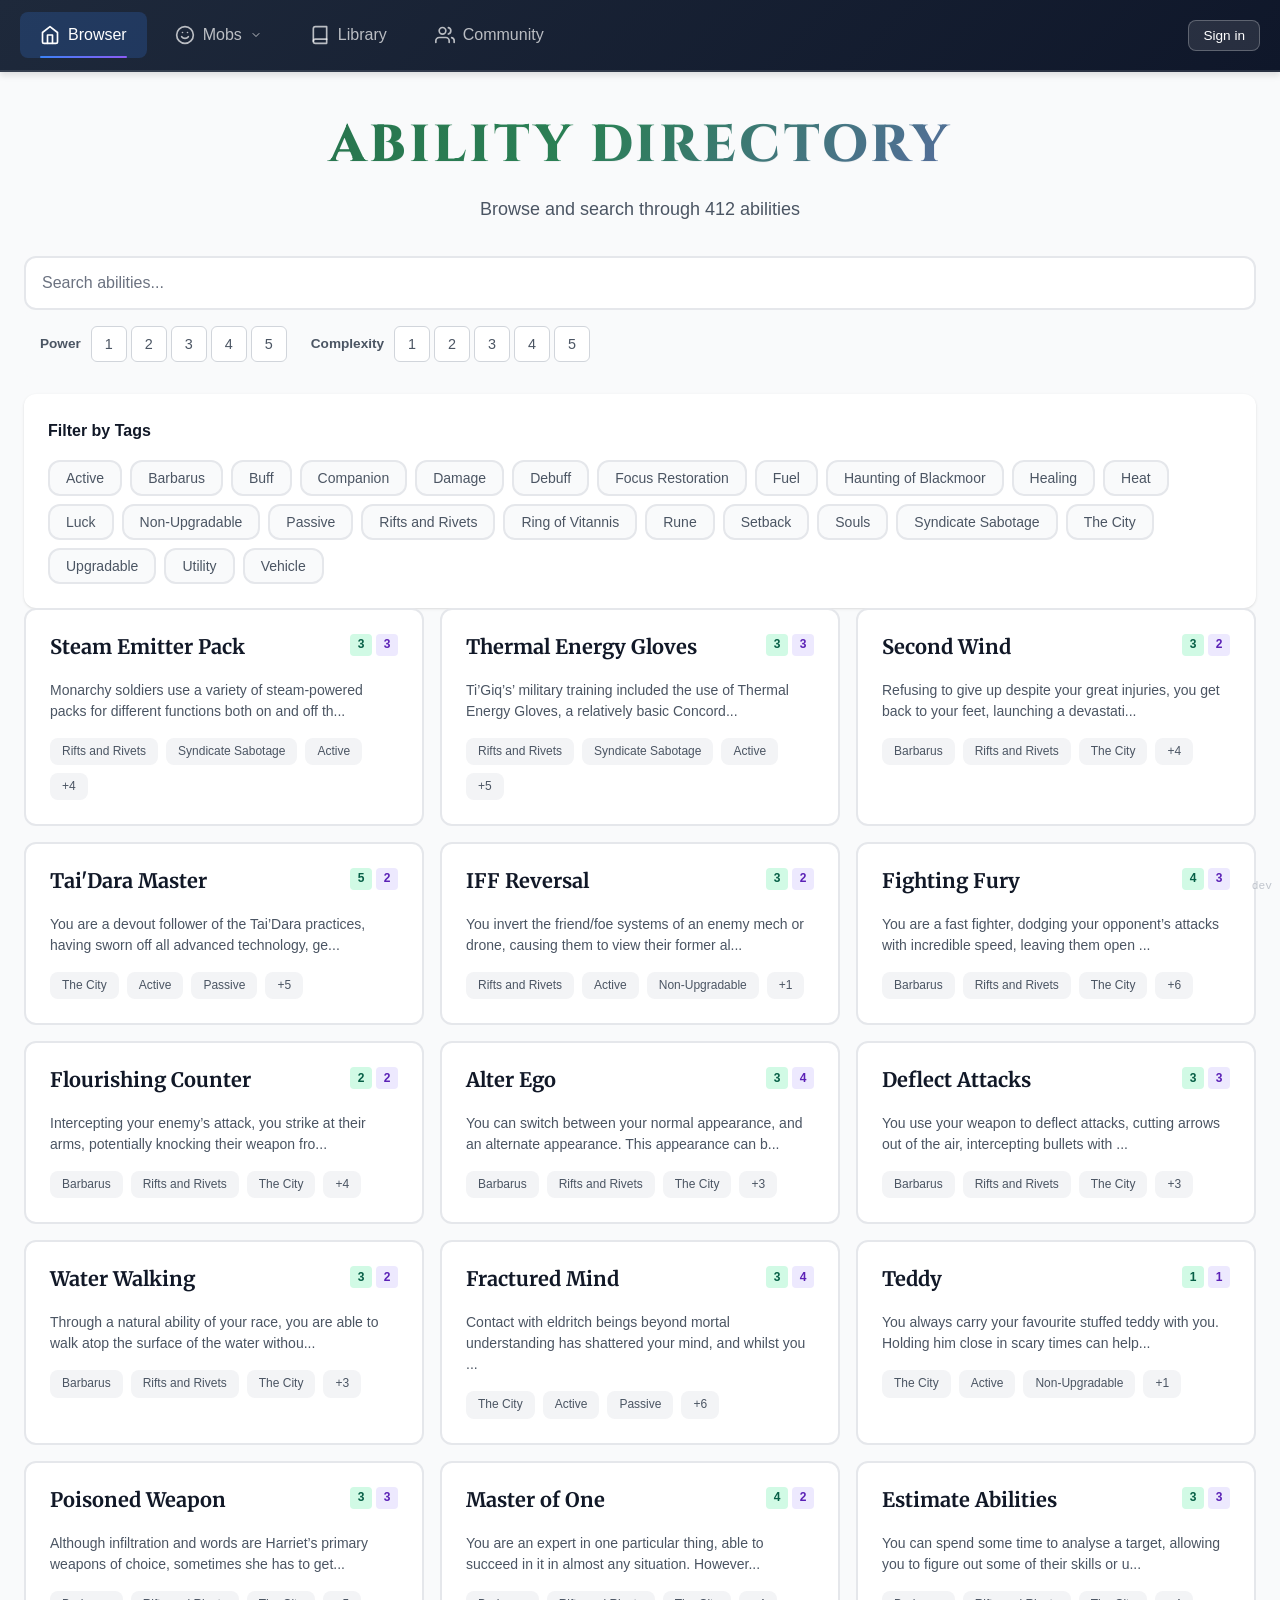
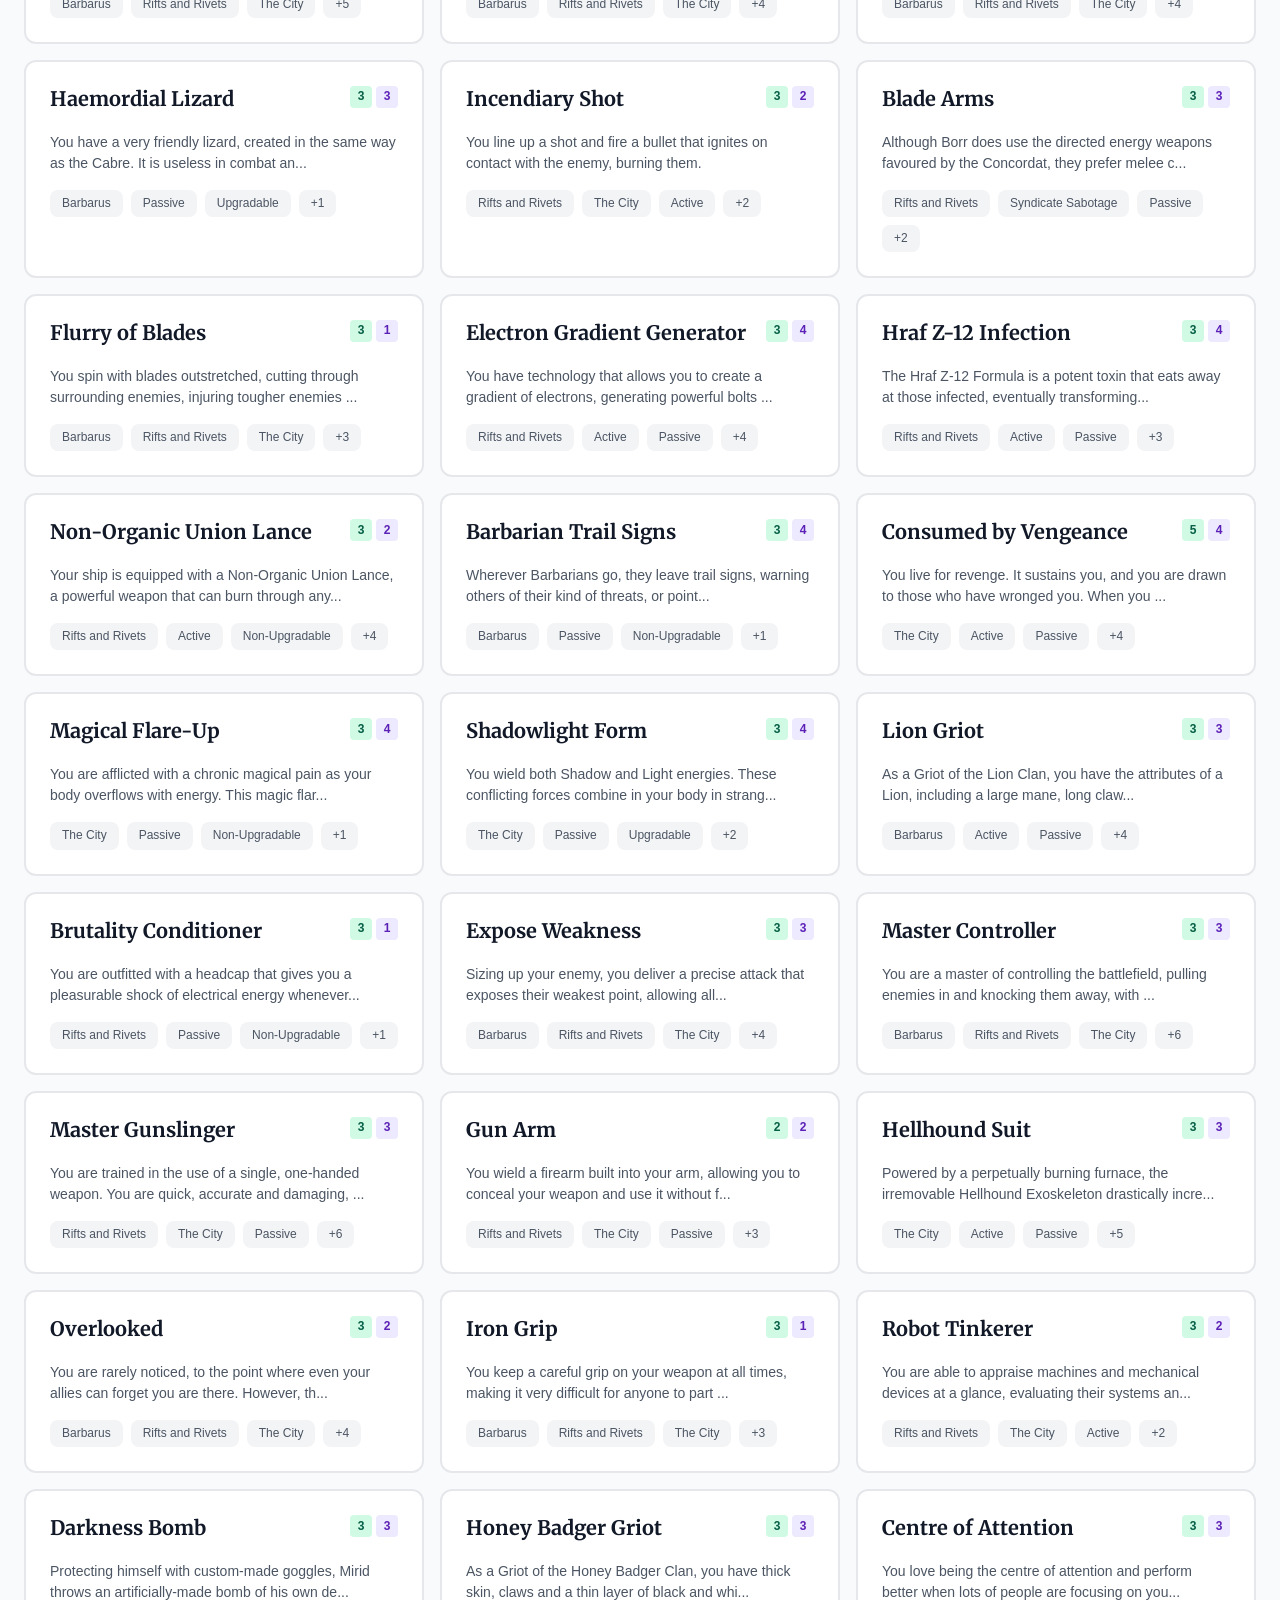
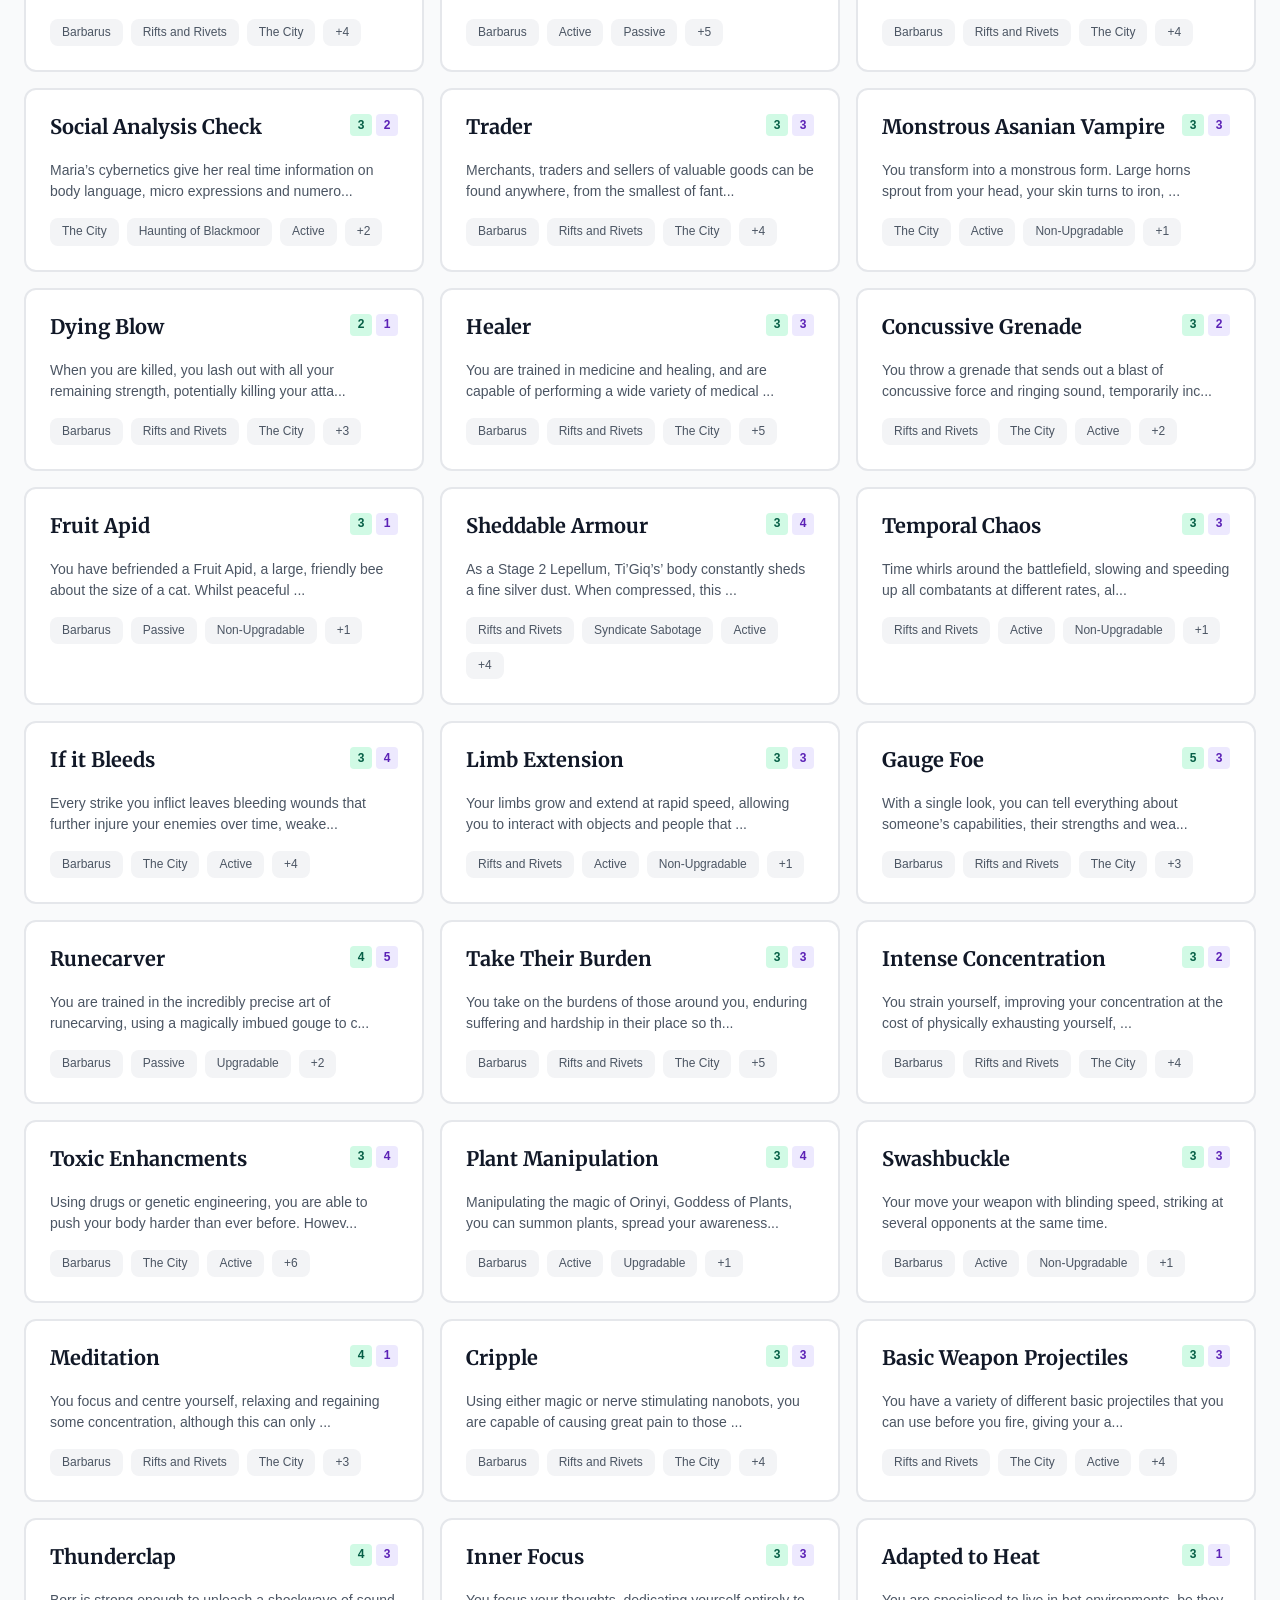
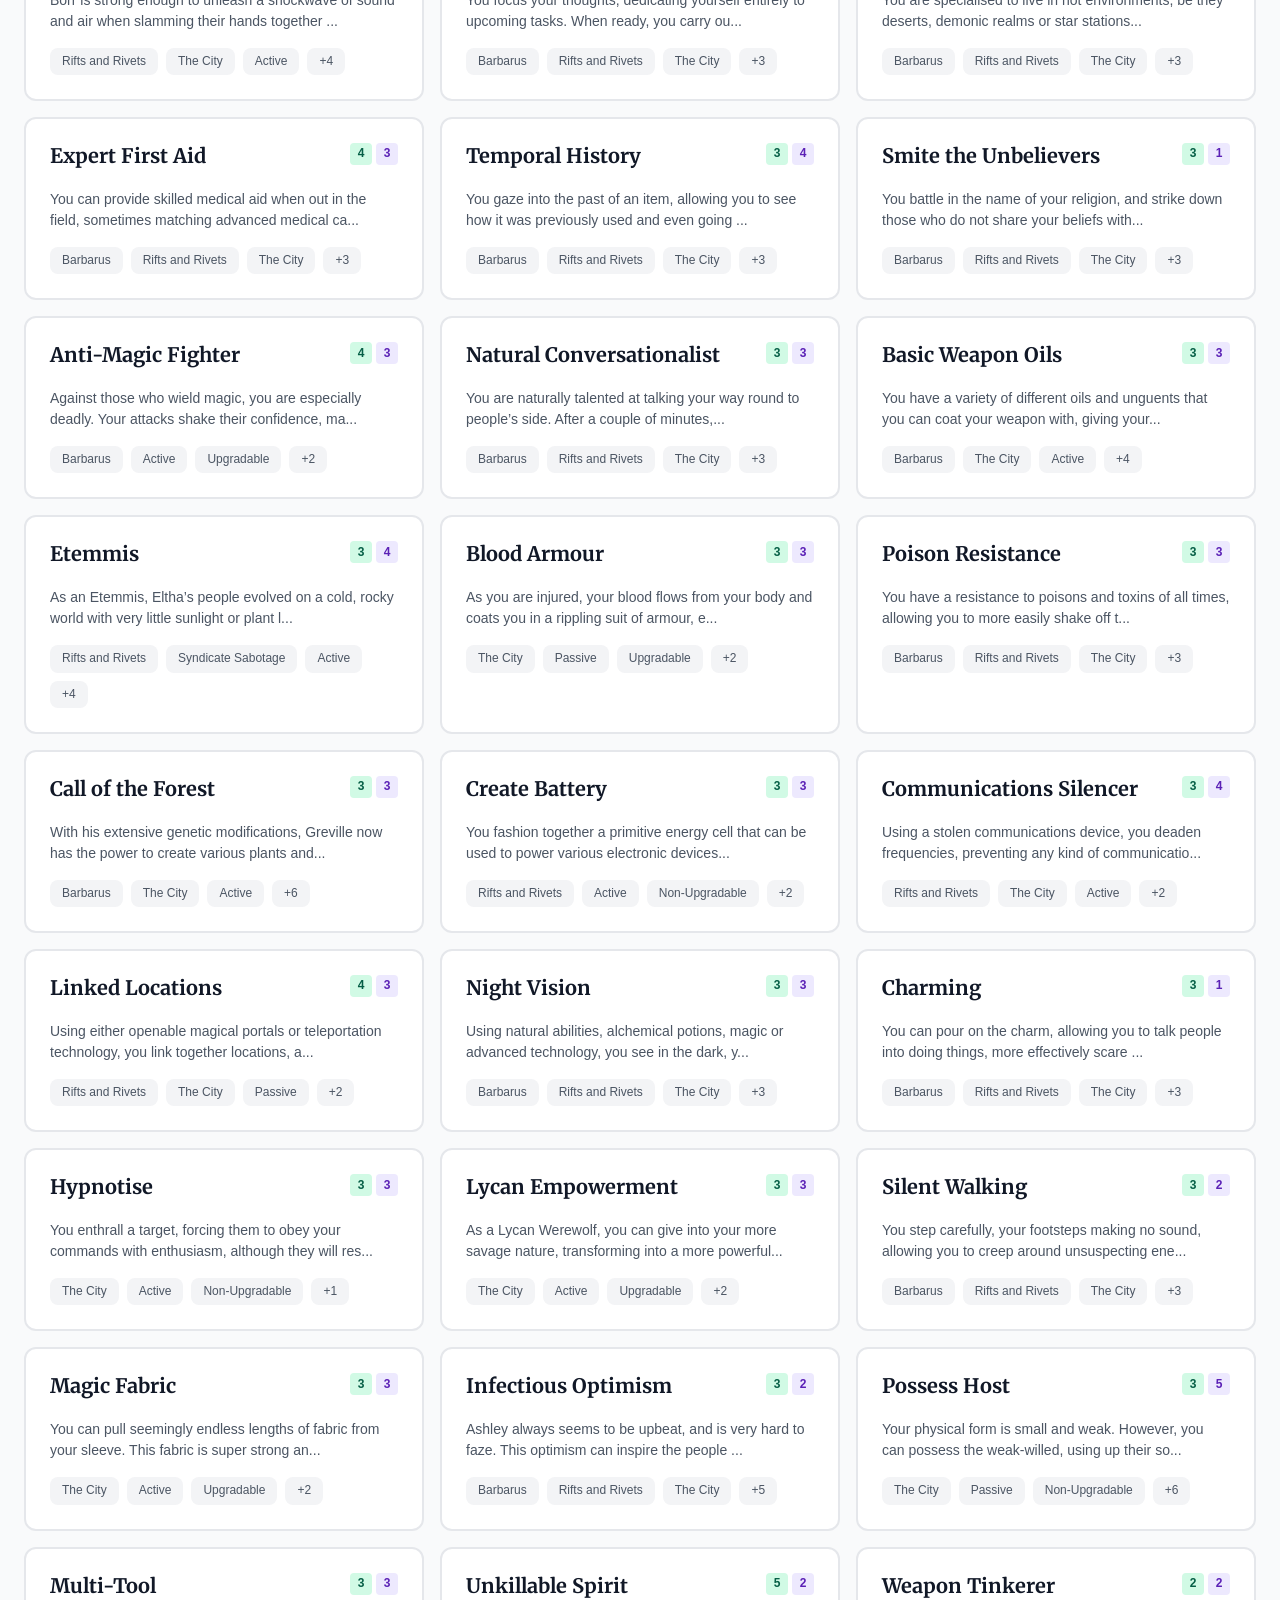
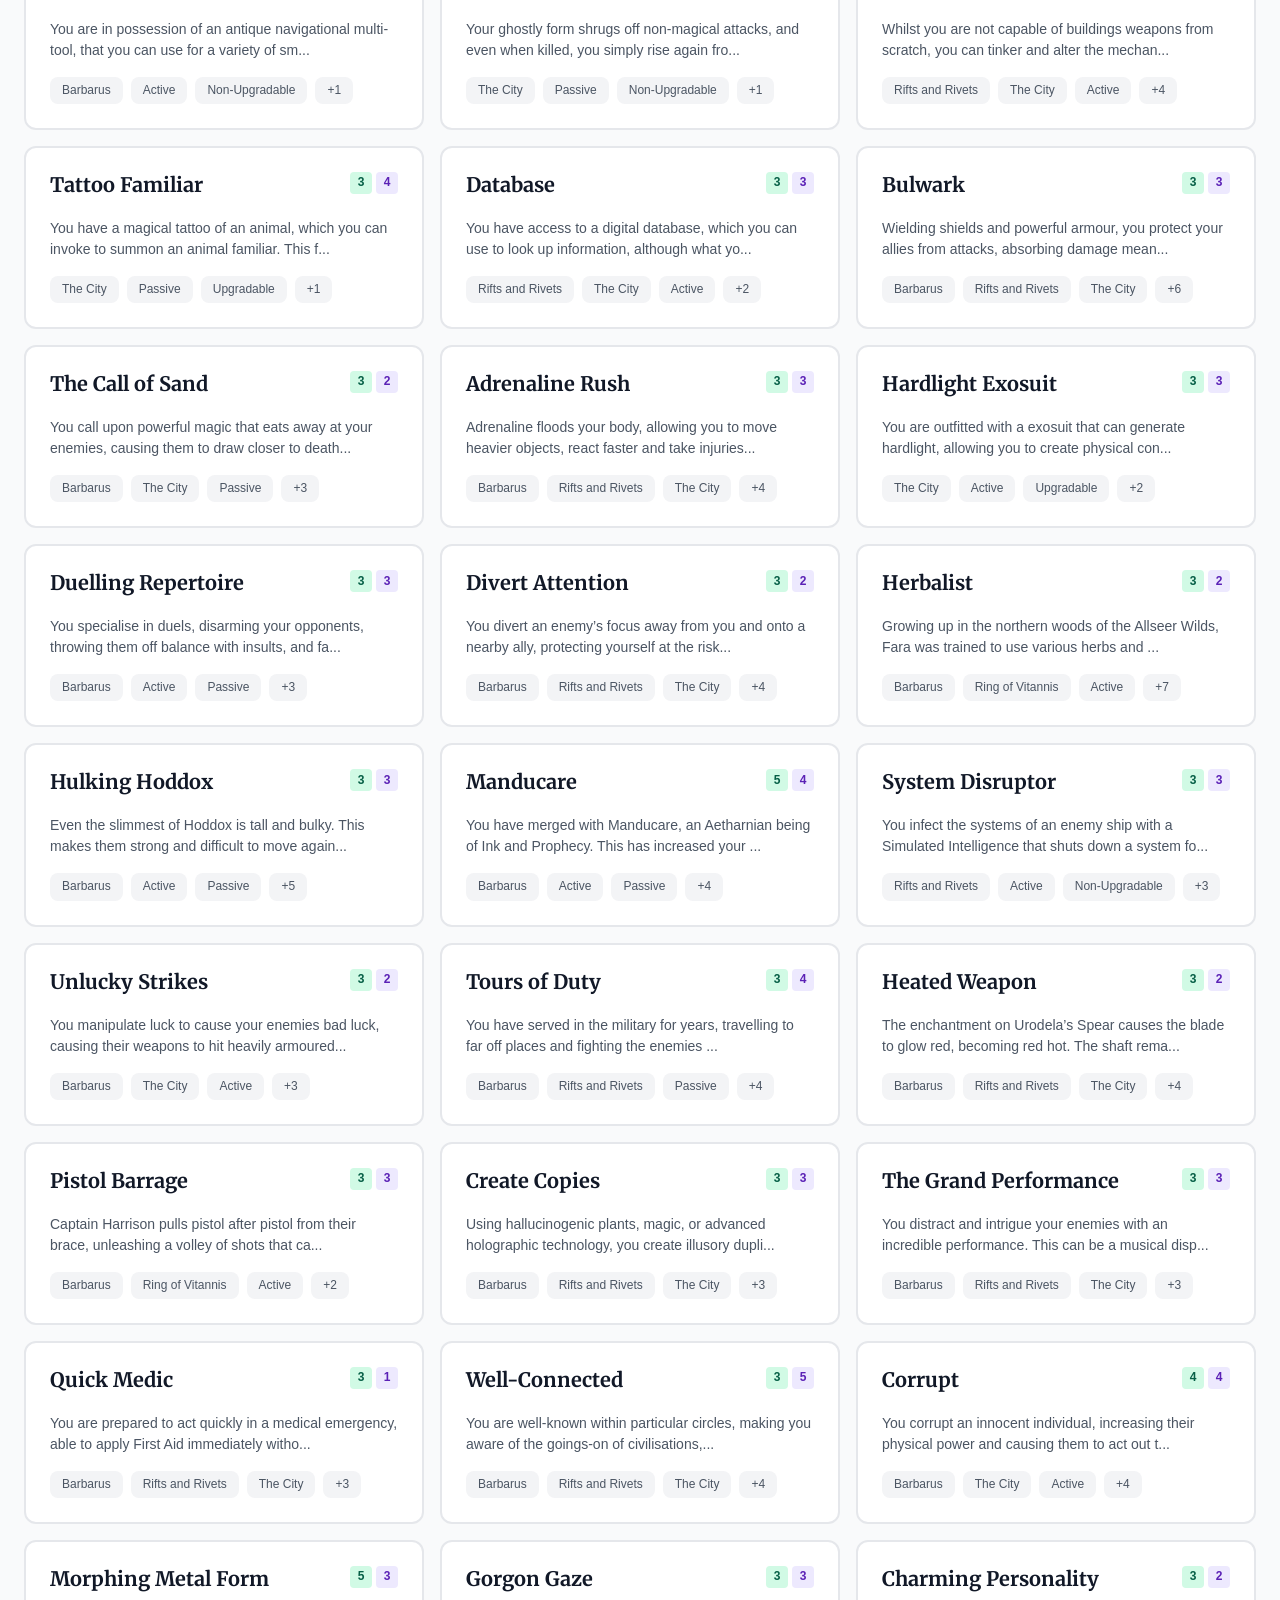
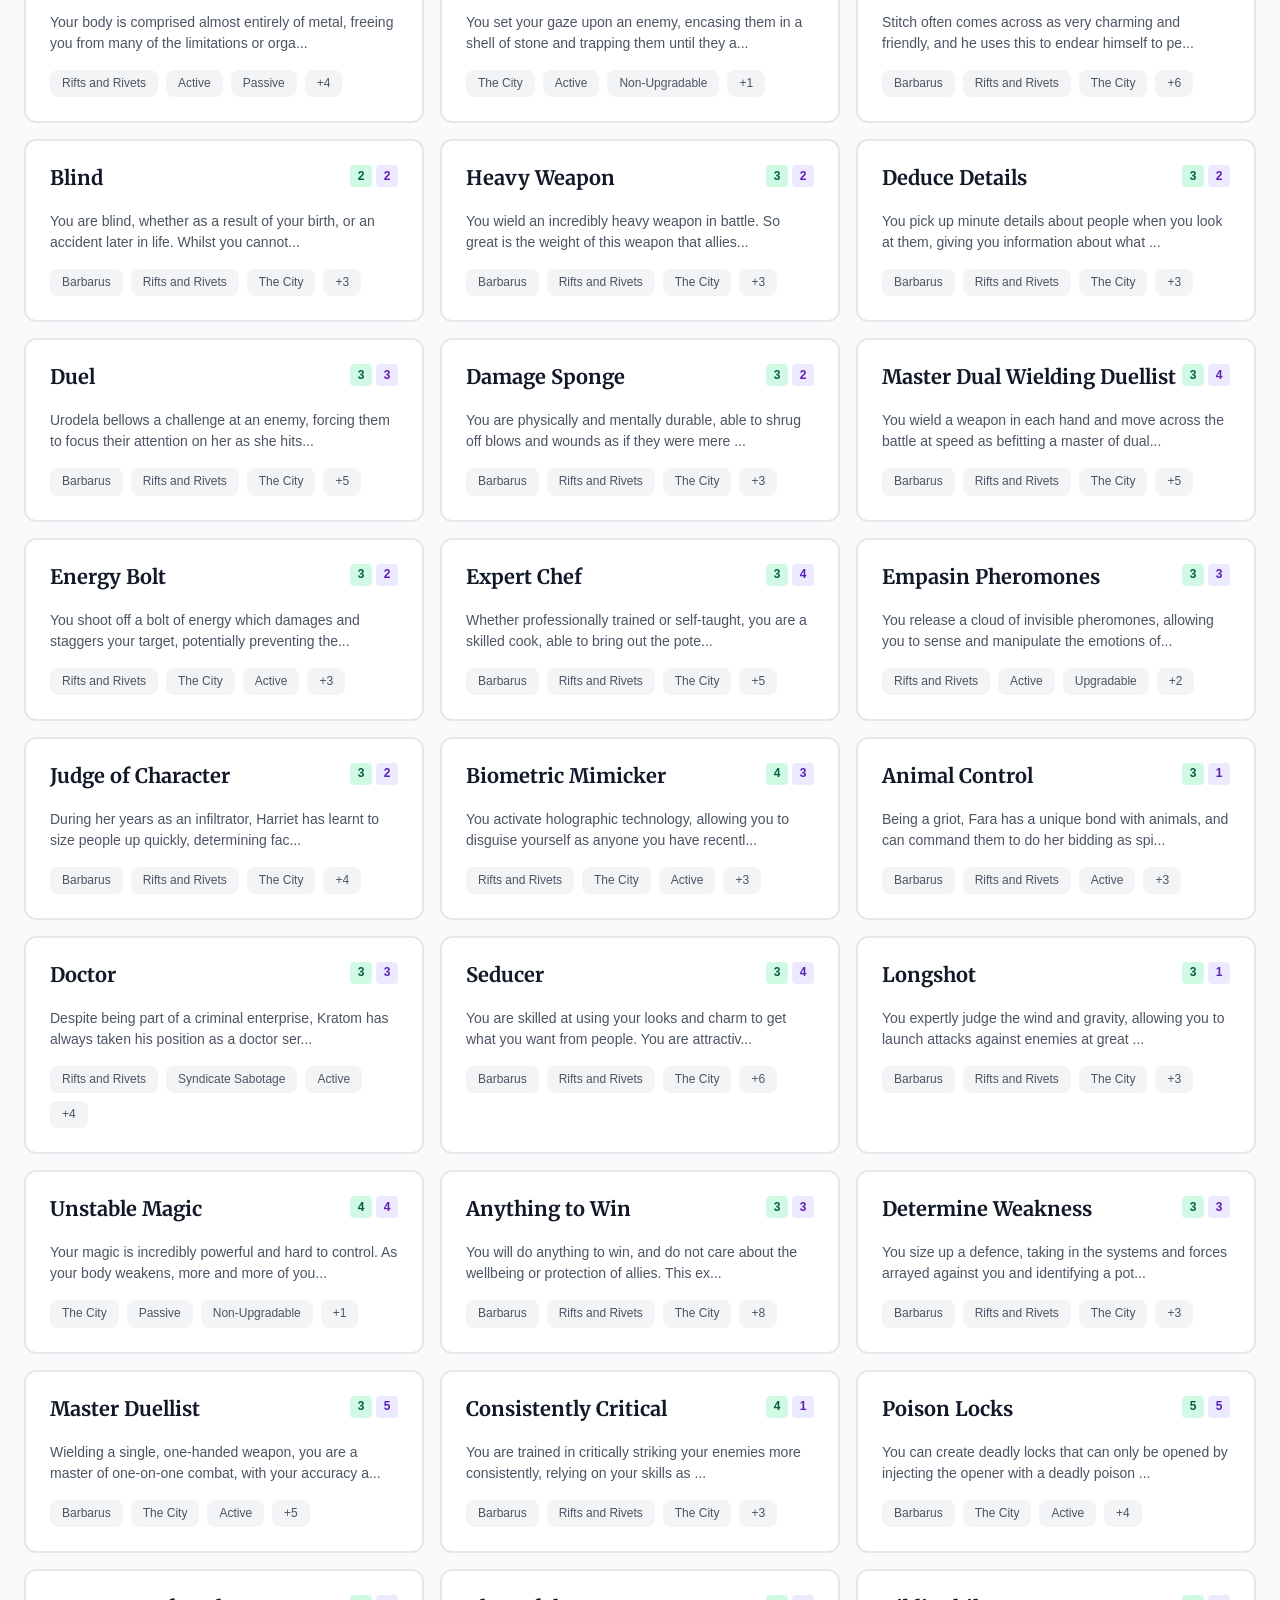
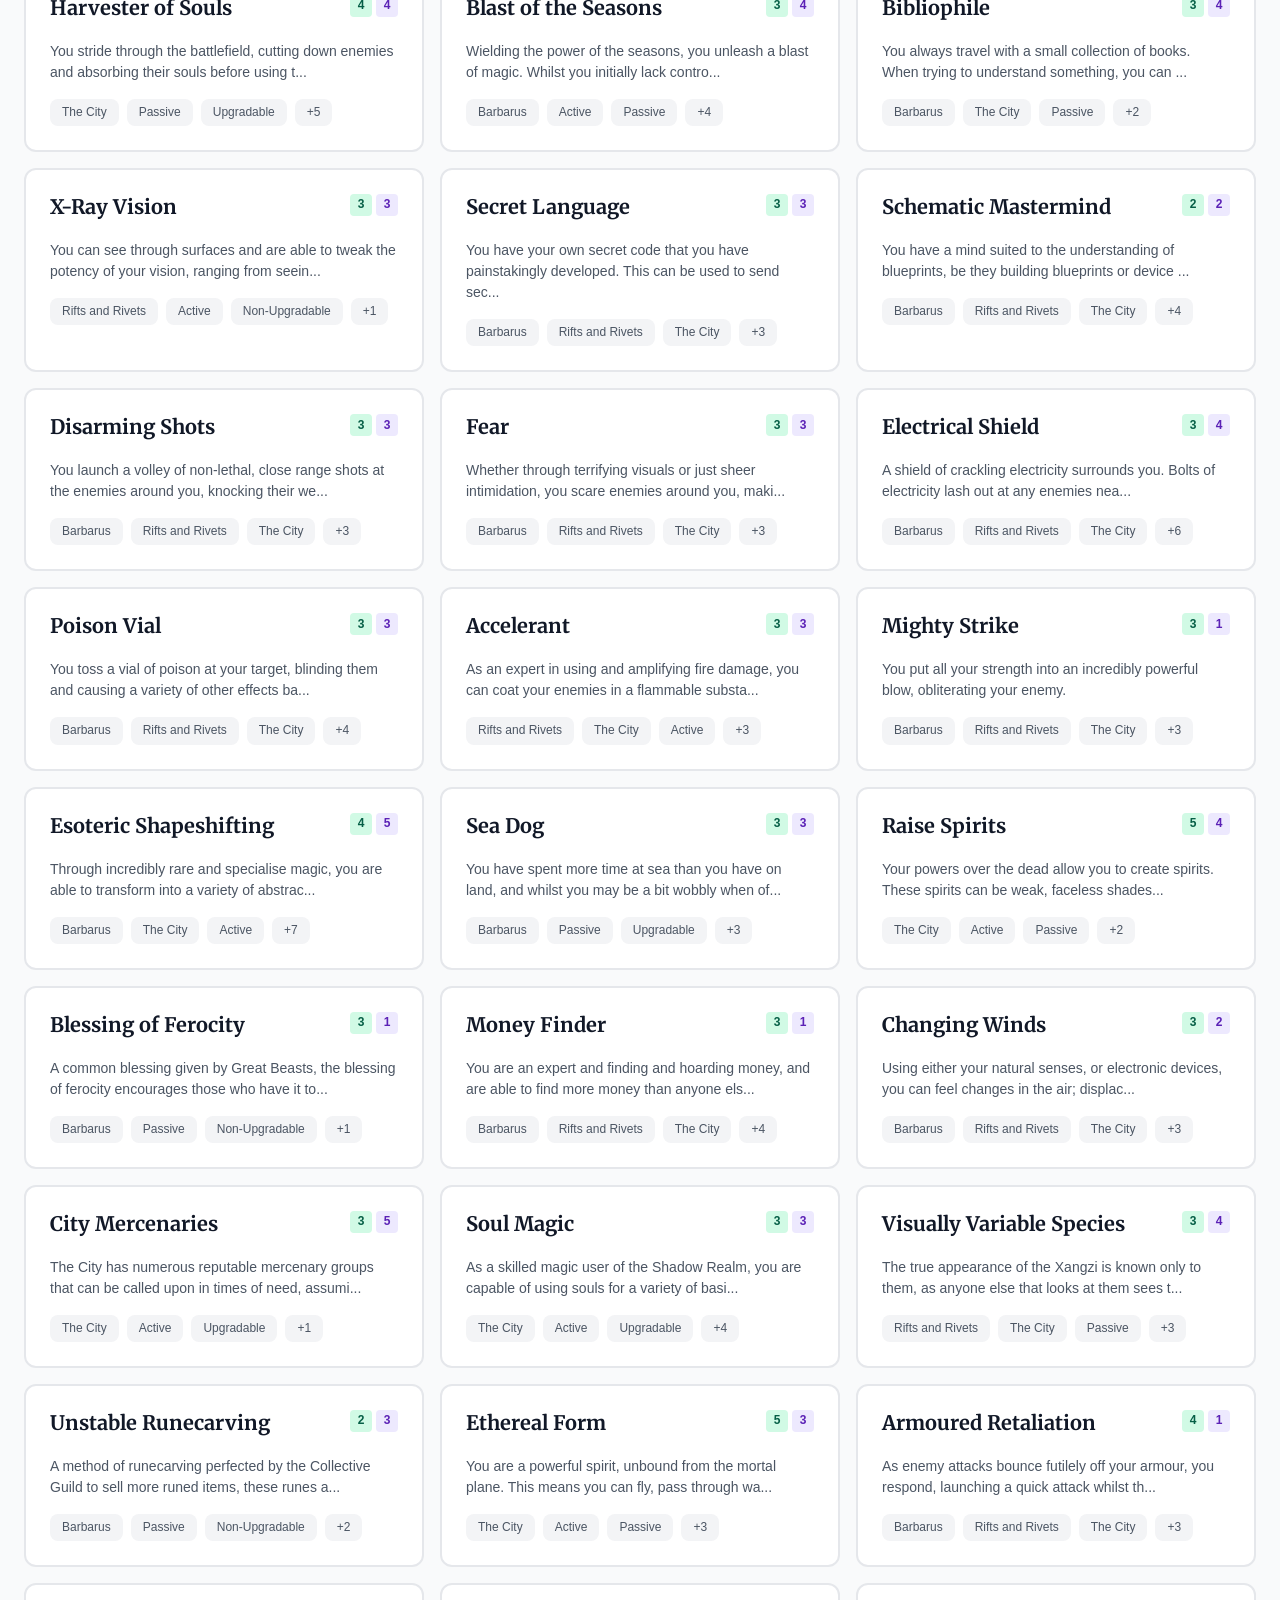
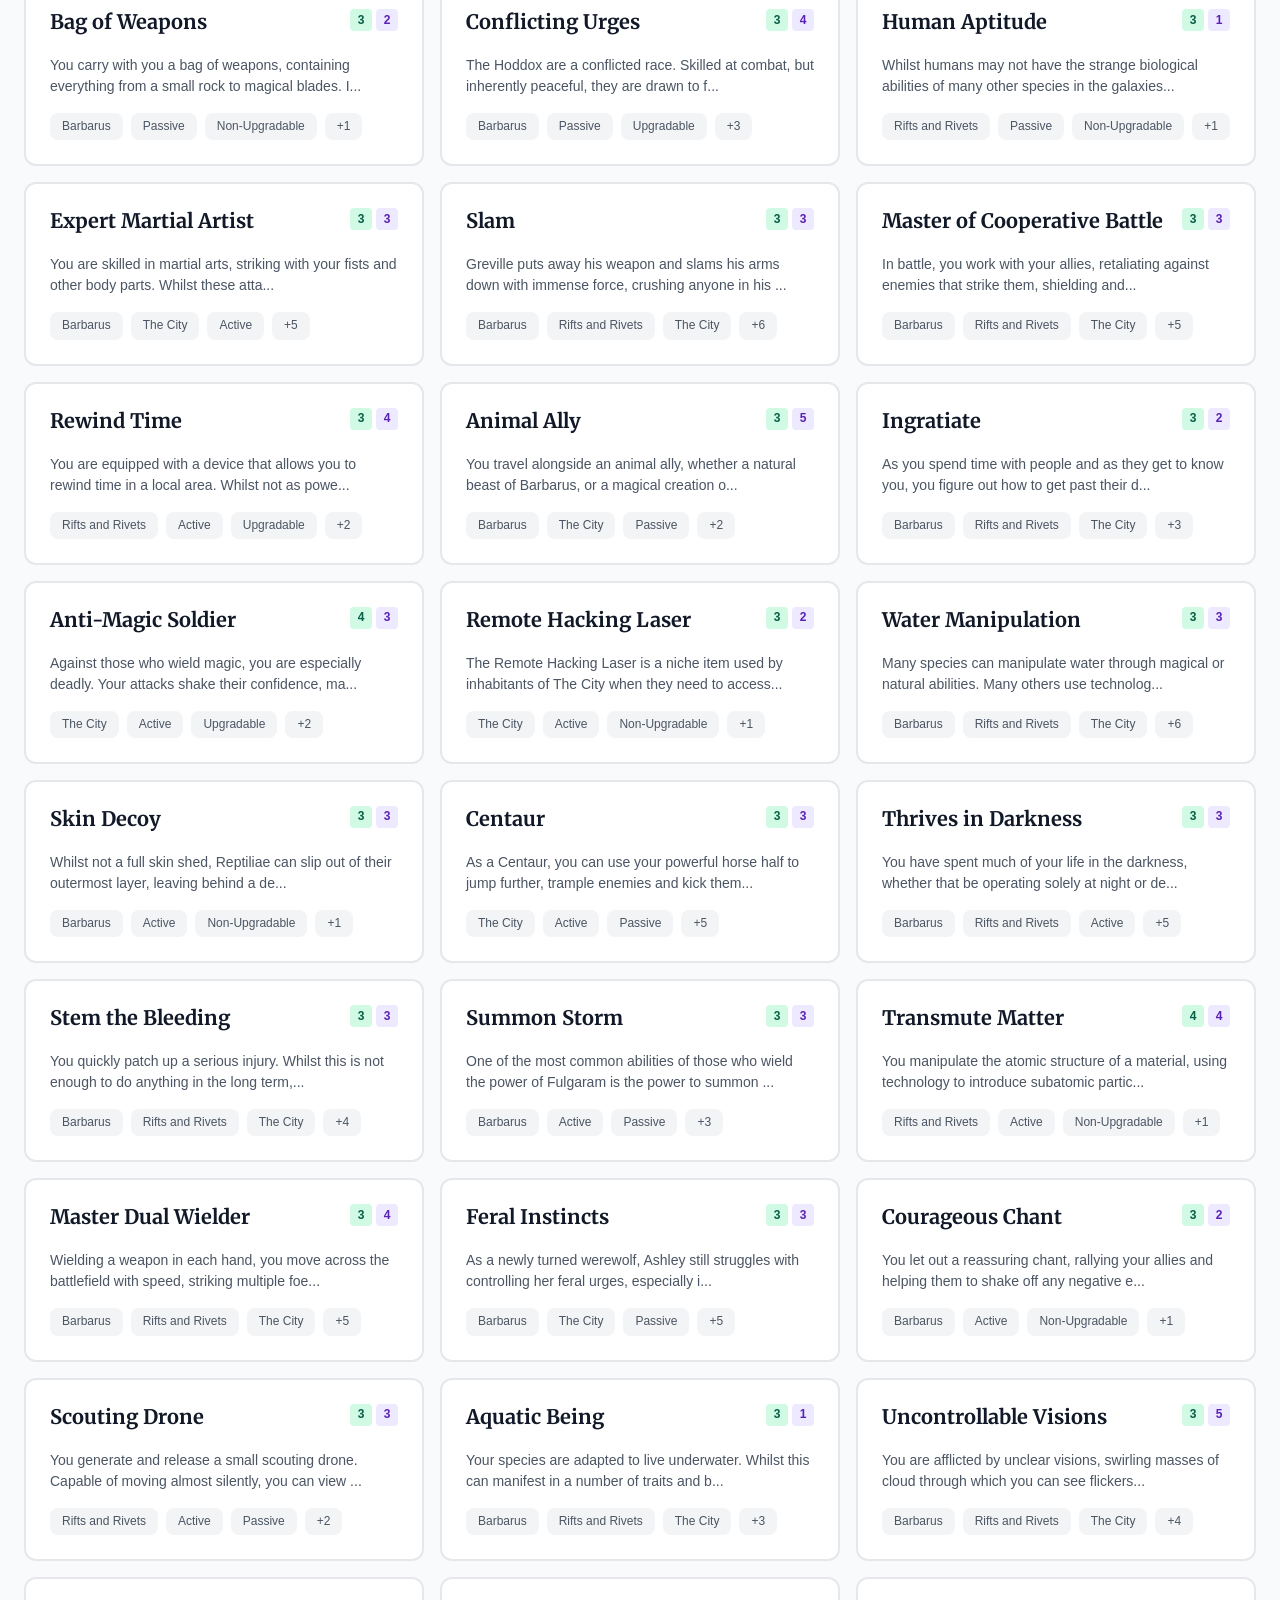
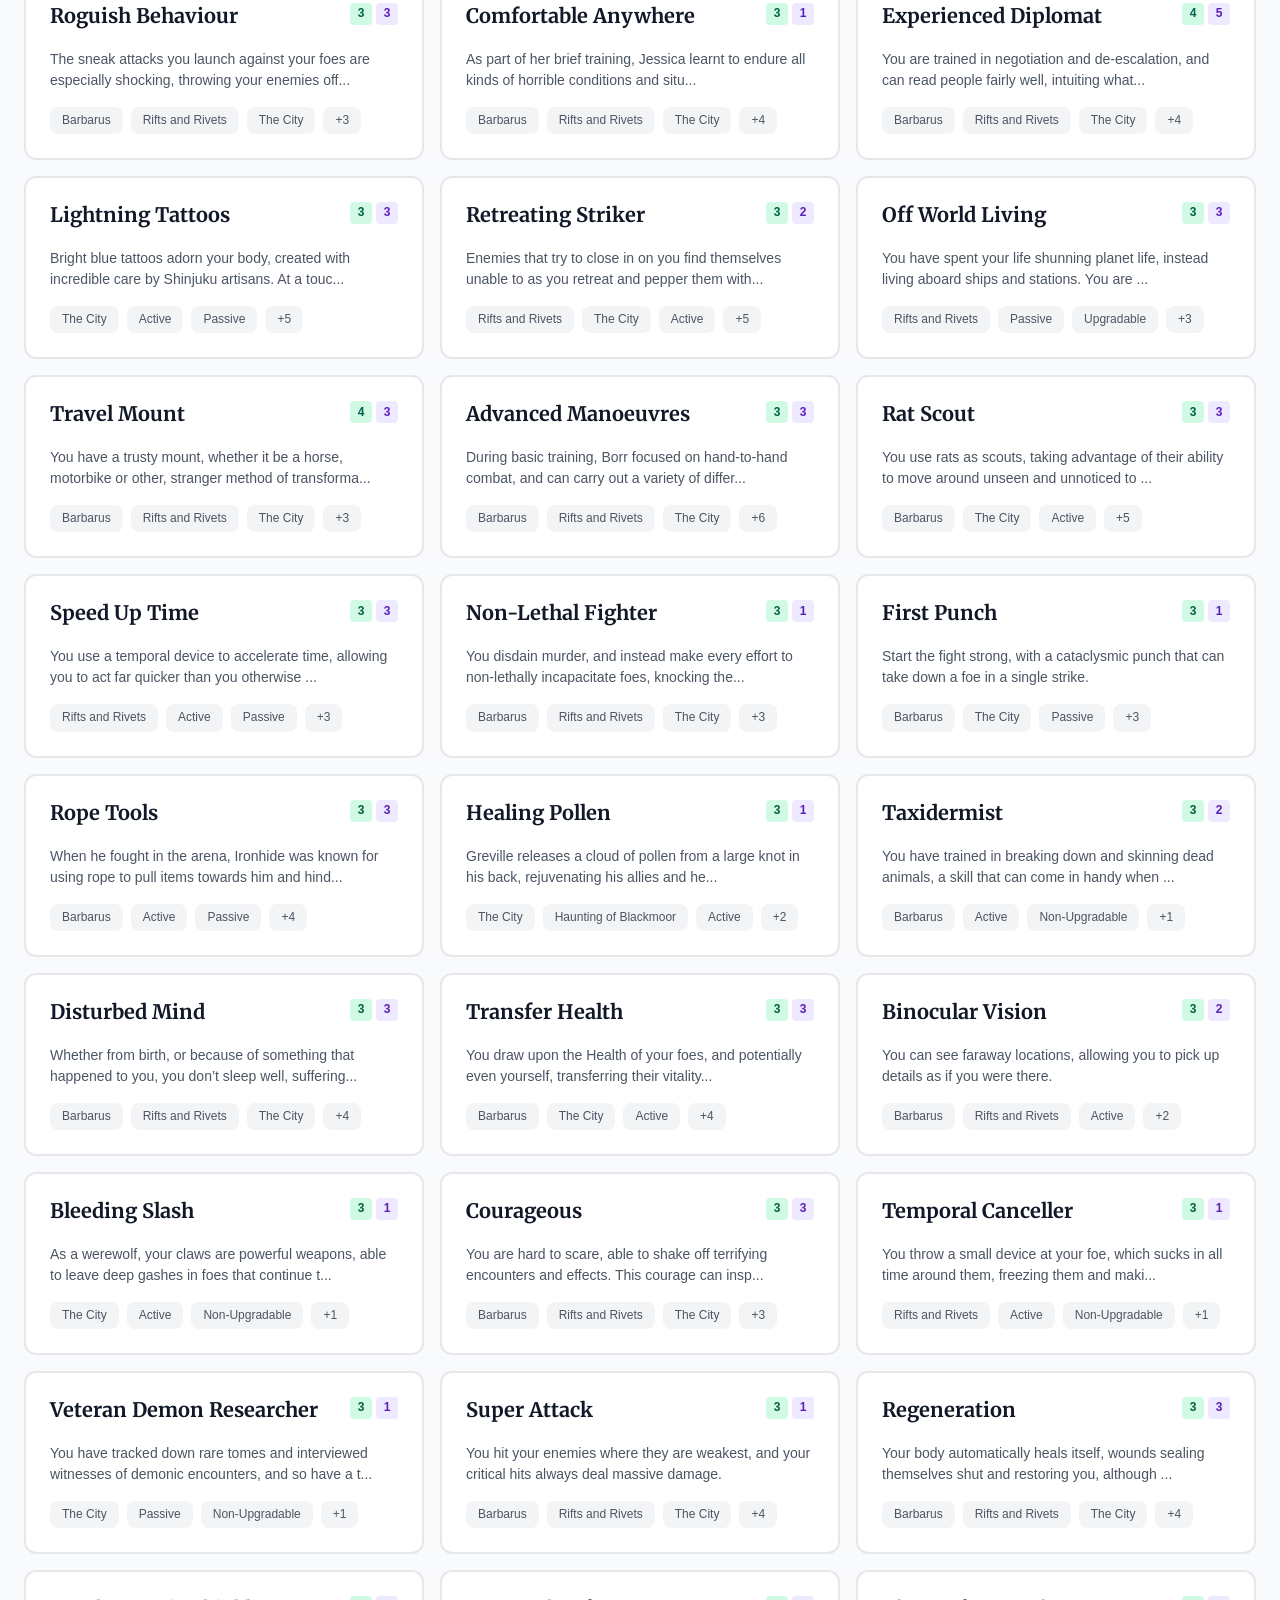
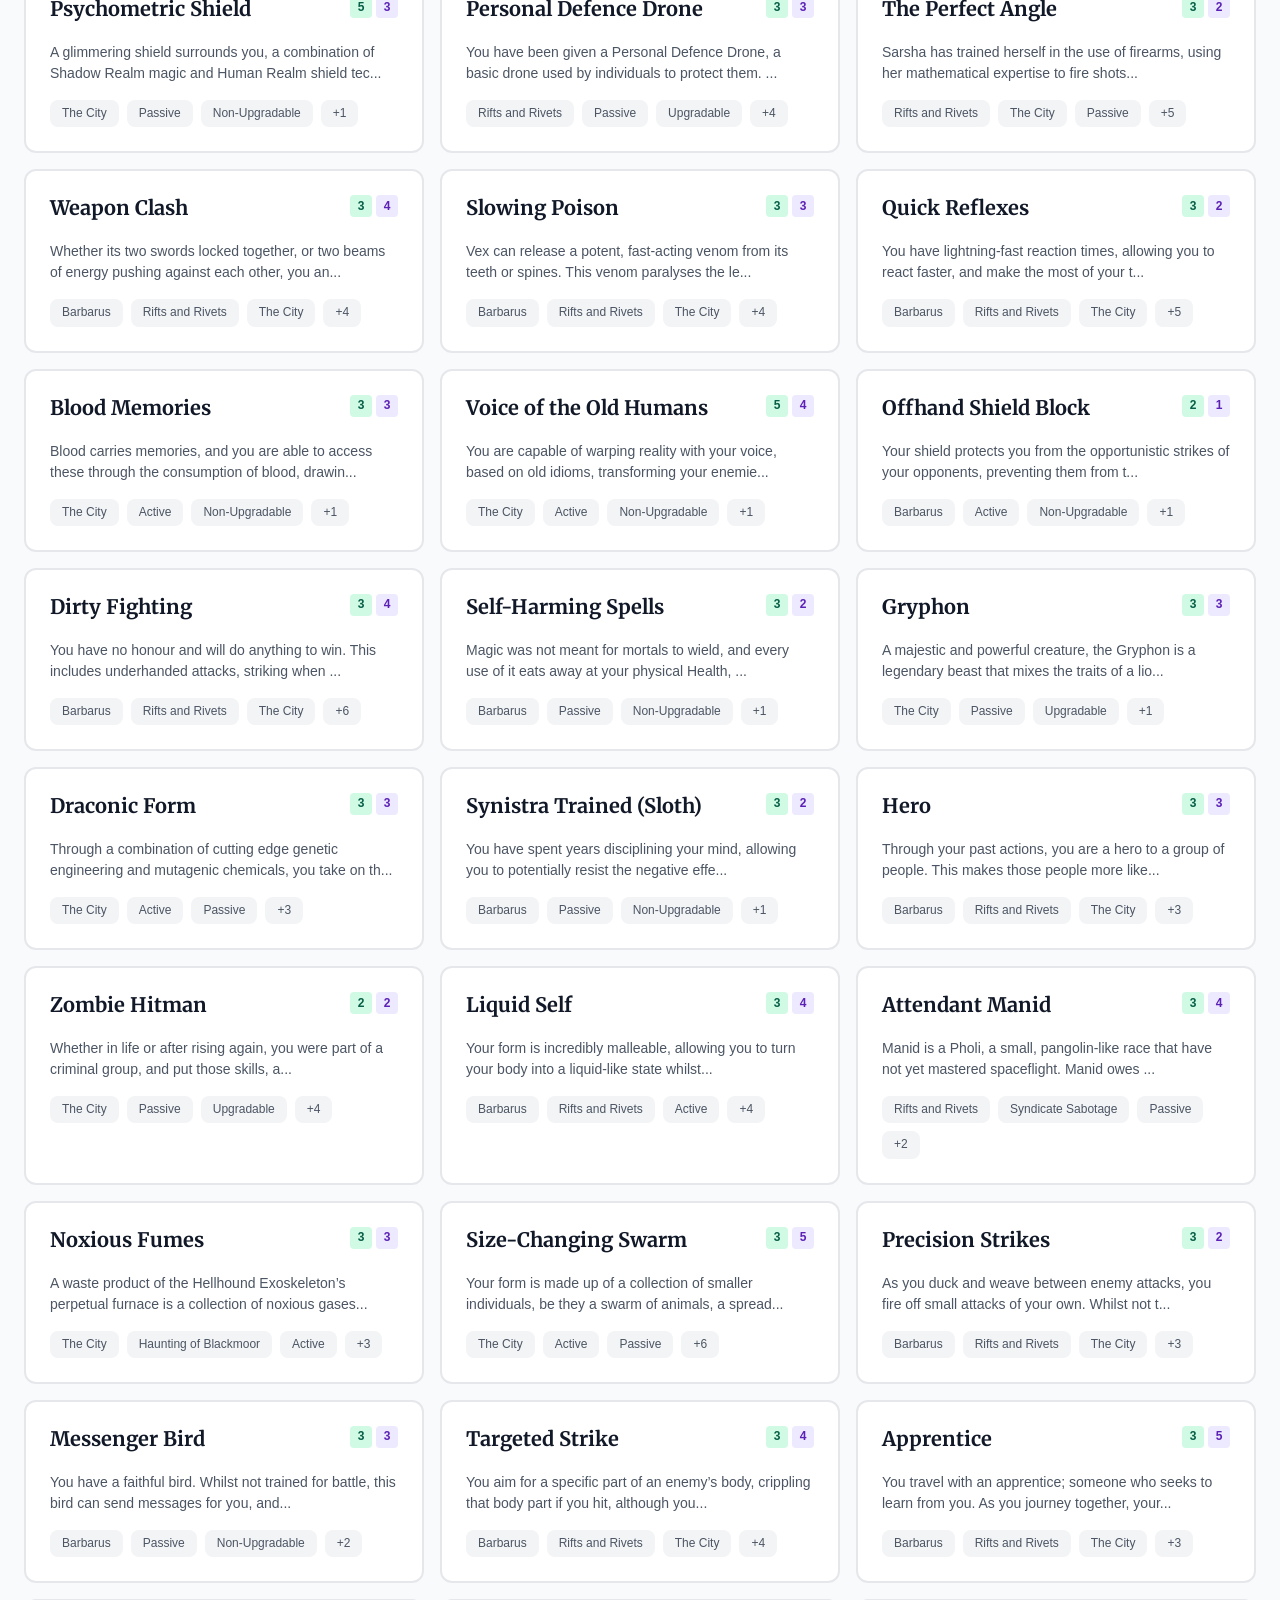
<file: index.html>
<!DOCTYPE html>
<html lang="en">

<head>
    <meta charset="utf-8" />
    <meta name="viewport" content="width=device-width, initial-scale=1.0" />
    <title>Phoenix - Ability Directory</title>
    <link rel="preconnect" href="https://fonts.googleapis.com" />
    <link rel="preconnect" href="https://fonts.gstatic.com" crossorigin />
    <link href="https://fonts.googleapis.com/css2?family=Cinzel:wght@600;700;800;900&family=Merriweather:wght@400;700;900&display=swap" rel="stylesheet" />
    <link href="css/app.css" rel="stylesheet" />
</head>

<body>
<div id="app">
    <div style="position: fixed; top: 50%; left: 50%; transform: translate(-50%, -50%); text-align: center;">
        <div style="font-family: 'Merriweather', serif; font-size: 2rem; color: #2d8659; margin-bottom: 1rem;">
            Loading Ability Directory...
        </div>
        <div style="display: inline-block; width: 50px; height: 50px; border: 4px solid #dcf3e4; border-top-color: #38a169; border-radius: 50%; animation: spin 1s linear infinite;"></div>
    </div>
</div>

<style>
    @keyframes spin {
        to { transform: rotate(360deg); }
    }
</style>

<script type="module" src="js/app.js"></script>

<div id="build-version" style="position: fixed; bottom: 4px; right: 8px; font-family: monospace; font-size: 0.7rem; color: #9ca3af; opacity: 0.6; z-index: 9999; pointer-events: none;"></div>
<script type="module" src="js/build-version.js"></script>
<script type="module" src="js/embed-height.js"></script>
</body>

</html>
</file>
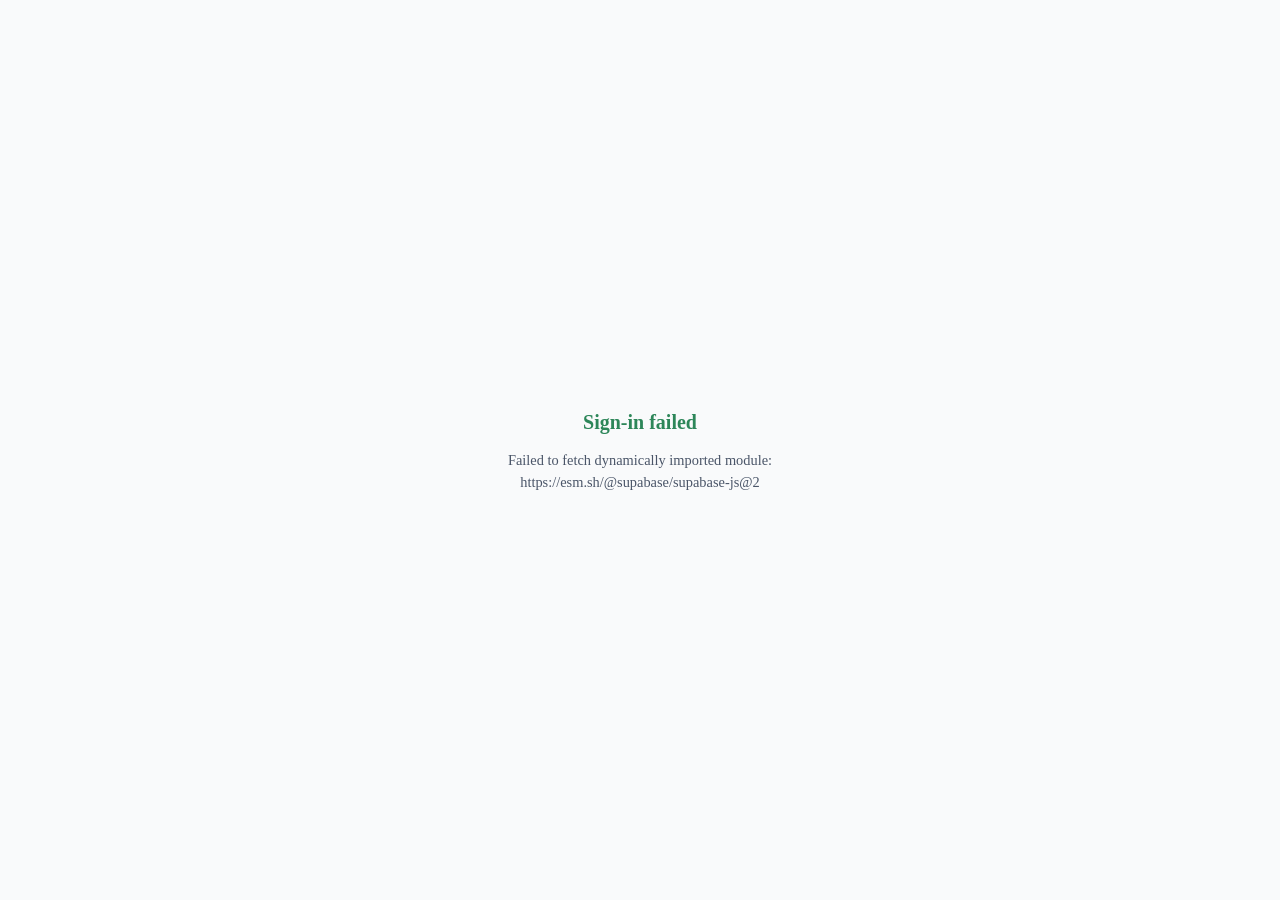
<file: auth.html>
<!DOCTYPE html>
<html lang="en">

<head>
    <meta charset="utf-8" />
    <meta name="viewport" content="width=device-width, initial-scale=1.0" />
    <title>Phoenix - Sign in</title>
    <link href="css/app.css" rel="stylesheet" />
    <style>
        body {
            display: flex;
            align-items: center;
            justify-content: center;
            min-height: 100vh;
            margin: 0;
            font-family: 'Merriweather', Georgia, serif;
            text-align: center;
            padding: 1.5rem;
        }
        .auth-status { max-width: 22rem; }
        .auth-status h1 { font-size: 1.25rem; color: #2d8659; margin-bottom: .75rem; }
        .auth-status p { color: #4a5568; font-size: .9rem; line-height: 1.5; }
        .auth-error { color: #c53030; }
    </style>
</head>

<body>
<div class="auth-status">
    <h1 id="auth-heading">Signing you in…</h1>
    <p id="auth-detail">Redirecting to Google.</p>
</div>

<script type="module" src="js/auth-popup.js"></script>
</body>

</html>
</file>
<file: css/app.css>
﻿html, body {
    margin: 0;
}

h1:focus {
    outline: none;
}

@import url('https://fonts.googleapis.com/css2?family=Merriweather:wght@300;400;700;900&family=Inter:wght@400;500;600;700&display=swap');

:root {
    /* Nature Green Color Palette */
    --green-50: #f0f9f4;
    --green-100: #dcf3e4;
    --green-200: #bae6cd;
    --green-300: #8dd4ad;
    --green-400: #5abb87;
    --green-500: #38a169;
    --green-600: #2d8659;
    --green-700: #276b4a;
    --green-800: #22543d;
    --green-900: #1c4532;

    /* Neutral Colors */
    --gray-50: #f9fafb;
    --gray-100: #f3f4f6;
    --gray-200: #e5e7eb;
    --gray-300: #d1d5db;
    --gray-400: #9ca3af;
    --gray-500: #6b7280;
    --gray-600: #4b5563;
    --gray-700: #374151;
    --gray-800: #1f2937;
    --gray-900: #111827;

    /* Semantic Colors */
    --primary: var(--green-600);
    --primary-light: var(--green-500);
    --primary-dark: var(--green-700);
    --surface: #ffffff;
    --surface-secondary: var(--gray-50);
    --border: var(--gray-200);
    --text-primary: var(--gray-900);
    --text-secondary: var(--gray-600);
    --text-muted: var(--gray-500);

    /* Shadows */
    --shadow-sm: 0 1px 2px 0 rgb(0 0 0 / 0.05);
    --shadow: 0 1px 3px 0 rgb(0 0 0 / 0.1), 0 1px 2px -1px rgb(0 0 0 / 0.1);
    --shadow-md: 0 4px 6px -1px rgb(0 0 0 / 0.1), 0 2px 4px -2px rgb(0 0 0 / 0.1);
    --shadow-lg: 0 10px 15px -3px rgb(0 0 0 / 0.1), 0 4px 6px -4px rgb(0 0 0 / 0.1);
    --shadow-xl: 0 20px 25px -5px rgb(0 0 0 / 0.1), 0 8px 10px -6px rgb(0 0 0 / 0.1);

    /* Spacing */
    --spacing-1: 0.25rem;
    --spacing-2: 0.5rem;
    --spacing-3: 0.75rem;
    --spacing-4: 1rem;
    --spacing-6: 1.5rem;
    --spacing-8: 2rem;

    /* Border Radius */
    --radius-sm: 0.25rem;
    --radius: 0.5rem;
    --radius-lg: 0.75rem;
    --radius-xl: 1rem;
}

/* ==============================
   DARK MODE VARIABLE OVERRIDES
   ============================== */
[data-theme="dark"] {
    --surface: #1a1a2e;
    --surface-secondary: #12121f;
    --text-primary: #e2e8f0;
    --text-secondary: #94a3b8;
    --text-muted: #64748b;
    --border: #334155;

    --gray-50: #1e293b;
    --gray-100: #1e293b;
    --gray-200: #334155;
    --gray-300: #475569;
    --gray-400: #64748b;
    --gray-500: #94a3b8;
    --gray-600: #cbd5e1;
    --gray-700: #e2e8f0;
    --gray-800: #f1f5f9;
    --gray-900: #f8fafc;

    --shadow-sm: 0 1px 2px 0 rgb(0 0 0 / 0.2);
    --shadow: 0 1px 3px 0 rgb(0 0 0 / 0.3), 0 1px 2px -1px rgb(0 0 0 / 0.3);
    --shadow-md: 0 4px 6px -1px rgb(0 0 0 / 0.3), 0 2px 4px -2px rgb(0 0 0 / 0.3);
    --shadow-lg: 0 10px 15px -3px rgb(0 0 0 / 0.3), 0 4px 6px -4px rgb(0 0 0 / 0.3);
    --shadow-xl: 0 20px 25px -5px rgb(0 0 0 / 0.3), 0 8px 10px -6px rgb(0 0 0 / 0.3);

    --green-50: #1a2e1f;
    --green-100: #1e3a24;
}

* {
    margin: 0;
    padding: 0;
    box-sizing: border-box;
}

body {
    font-family: 'Inter', -apple-system, BlinkMacSystemFont, 'Segoe UI', sans-serif;
    background: var(--surface-secondary);
    color: var(--text-primary);
    line-height: 1.6;
    overflow-x: hidden;
}

/* Main Layout */
.ability-browser {
    min-height: 100vh;
    padding: var(--spacing-8) var(--spacing-6);
    max-width: 1920px;
    margin: 0 auto;
}

.browser-header {
    margin-bottom: var(--spacing-8);
    text-align: center;
}

.browser-header h1 {
    font-family: 'Cinzel', 'Merriweather', serif;
    font-size: 3.25rem;
    font-weight: 800;
    background: linear-gradient(135deg, var(--green-700) 0%, var(--primary) 45%, #8b5cf6 110%);
    -webkit-background-clip: text;
    -webkit-text-fill-color: transparent;
    background-clip: text;
    margin-bottom: var(--spacing-2);
    letter-spacing: 0.06em;
    text-transform: uppercase;
    text-shadow: 0 1px 0 rgba(0, 0, 0, 0.04);
}

.browser-header .subtitle {
    font-size: 1.125rem;
    color: var(--text-secondary);
    font-weight: 500;
}

.browser-layout {
}

/* Left Panel */
.left-panel {
    display: flex;
    flex-direction: column;
    gap: var(--spacing-6);
}

/* Search Section */
.search-section {
    position: sticky;
    top: var(--spacing-6);
    z-index: 10;
}

.search-input {
    width: 100%;
    padding: var(--spacing-4);
    font-size: 1rem;
    border: 2px solid var(--border);
    border-radius: var(--radius-lg);
    background: var(--surface);
    color: var(--text-primary);
    transition: all 0.2s ease;
    font-family: 'Inter', sans-serif;
}

.search-input:focus {
    outline: none;
    border-color: var(--primary);
    box-shadow: 0 0 0 3px rgba(56, 161, 105, 0.1);
}

.search-input::placeholder {
    color: var(--text-muted);
}

/* Filter Section */
.filter-section {
    background: var(--surface);
    border-radius: var(--radius-lg);
    padding: var(--spacing-6);
    box-shadow: var(--shadow);
}

.filter-header {
    display: flex;
    justify-content: space-between;
    align-items: center;
    margin-bottom: var(--spacing-4);
    font-weight: 600;
    color: var(--text-primary);
}

.clear-filters {
    background: none;
    border: none;
    color: var(--primary);
    cursor: pointer;
    font-size: 0.875rem;
    font-weight: 600;
    padding: var(--spacing-2) var(--spacing-3);
    border-radius: var(--radius);
    transition: all 0.2s ease;
}

.clear-filters:hover {
    background: var(--green-50);
}

.tag-filters {
    display: flex;
    flex-wrap: wrap;
    gap: var(--spacing-2);
}

.filter-tag {
    display: inline-flex;
    align-items: center;
    gap: var(--spacing-2);
    padding: var(--spacing-2) var(--spacing-4);
    background: var(--surface-secondary);
    border: 2px solid var(--border);
    border-radius: var(--radius-lg);
    font-size: 0.875rem;
    font-weight: 500;
    cursor: pointer;
    transition: all 0.2s ease;
    color: var(--text-secondary);
}

.filter-tag:hover {
    border-color: var(--primary-light);
    background: var(--green-50);
}

.filter-tag.active {
    background: var(--primary);
    color: white;
    border-color: var(--primary);
}

.tag-close {
    font-size: 1.25rem;
    font-weight: 700;
    line-height: 1;
}

/* Abilities Grid */
.abilities-grid {
    display: grid;
    grid-template-columns: repeat(auto-fill, minmax(320px, 1fr));
    gap: var(--spacing-4);
}

.grid-item {
    background: var(--surface);
    border: 2px solid var(--border);
    border-radius: var(--radius-lg);
    padding: var(--spacing-6);
    cursor: pointer;
    transition: all 0.3s ease;
    position: relative;
    overflow: hidden;
}

.grid-item::before {
    content: '';
    position: absolute;
    top: 0;
    left: 0;
    width: 100%;
    height: 4px;
    background: linear-gradient(90deg, var(--green-400), var(--green-600));
    opacity: 0;
    transition: opacity 0.3s ease;
}

.grid-item:hover {
    border-color: var(--primary-light);
    box-shadow: var(--shadow-lg);
    transform: translateY(-2px);
}

.grid-item:hover::before {
    opacity: 1;
}

.grid-item.selected {
    border-color: var(--primary);
    box-shadow: var(--shadow-xl);
    background: var(--green-50);
}

.grid-item.selected::before {
    opacity: 1;
}

.grid-item-header {
    display: flex;
    justify-content: space-between;
    align-items: flex-start;
    margin-bottom: var(--spacing-3);
}

.grid-item-header h3 {
    font-family: 'Merriweather', serif;
    font-size: 1.25rem;
    font-weight: 700;
    color: var(--text-primary);
    margin-bottom: var(--spacing-2);
    line-height: 1.3;
}

.grid-item-meta {
    display: flex;
    gap: var(--spacing-2);
}

.meta-tag {
    font-size: 0.75rem;
    font-weight: 600;
    color: var(--primary);
    text-transform: uppercase;
    letter-spacing: 0.05em;
}

.grid-item-description {
    font-size: 0.875rem;
    color: var(--text-secondary);
    margin-bottom: var(--spacing-4);
    line-height: 1.5;
}

.grid-item-tags {
    display: flex;
    flex-wrap: wrap;
    gap: var(--spacing-2);
}

.mini-tag {
    font-size: 0.75rem;
    padding: var(--spacing-1) var(--spacing-3);
    background: var(--gray-100);
    color: var(--text-secondary);
    border-radius: var(--radius);
    font-weight: 500;
}

.no-results {
    grid-column: 1 / -1;
    text-align: center;
    padding: var(--spacing-8);
    color: var(--text-muted);
}
.top-panel {
    position: sticky;
    top: 0;
    width: 100%;
    max-height: 50vh;
    overflow-y: auto;
    z-index: 10;
}

.top-panel::-webkit-scrollbar {
    height: 8px;
}

.top-panel::-webkit-scrollbar-track {
    background: var(--gray-100);
    border-radius: var(--radius);
}

.top-panel::-webkit-scrollbar-thumb {
    background: var(--primary);
    border-radius: var(--radius);
}

.top-panel::-webkit-scrollbar-thumb:hover {
    background: var(--primary-dark);
}

.no-selection {
    height: 100%;
    display: flex;
    align-items: center;
    justify-content: center;
    background: var(--surface);
    border: 2px dashed var(--border);
    border-radius: var(--radius-xl);
    padding: var(--spacing-8);
}

.no-selection-content {
    text-align: center;
    color: var(--text-muted);
}

.no-selection-icon {
    width: 80px;
    height: 80px;
    margin: 0 auto var(--spacing-4);
    opacity: 0.3;
}

.no-selection-content h3 {
    font-family: 'Merriweather', serif;
    font-size: 1.5rem;
    color: var(--text-secondary);
    margin-bottom: var(--spacing-2);
}


/* Responsive Design */
@media (max-width: 1400px) {
    .browser-layout {
        grid-template-columns: 1fr 500px;
    }
}

@media (max-width: 1200px) {
    .browser-layout {
        grid-template-columns: 1fr;
    }

    .top-panel {
        position: relative;
        height: auto;
        top: 0;
    }
}

@media (max-width: 768px) {
    .ability-browser {
        padding: var(--spacing-4);
    }

    .browser-header h1 {
        font-size: 2rem;
    }

    .abilities-grid {
        grid-template-columns: 1fr;
    }

    .ability-title {
        font-size: 1.5rem;
    }

    .card-content {
        padding: var(--spacing-4);
    }
}

/* Animation */
@keyframes fadeIn {
    from {
        opacity: 0;
        transform: translateY(10px);
    }
    to {
        opacity: 1;
        transform: translateY(0);
    }
}

.grid-item {
    animation: fadeIn 0.3s ease forwards;
}

.grid-item:nth-child(1) { animation-delay: 0.05s; }
.grid-item:nth-child(2) { animation-delay: 0.1s; }
.grid-item:nth-child(3) { animation-delay: 0.15s; }
.grid-item:nth-child(4) { animation-delay: 0.2s; }
.grid-item:nth-child(5) { animation-delay: 0.25s; }
.grid-item:nth-child(6) { animation-delay: 0.3s; }

.save-button {
    background: white;
    border: 1px solid #ccc;
    padding: 8px 16px;
    cursor: pointer;
    font-size: 0.9rem;
    font-weight: 600;
    border-radius: 6px;
    transition: all 0.2s;
}

.save-button.saved {
    background: #fff3cd;
    border-color: #ffc107;
    color: inherit;
}

.save-button:hover {
    transform: translateY(-2px);
    box-shadow: 0 4px 8px rgba(0,0,0,0.2);
}

.remove-button {
    width: 24px;
    height: 24px;
    border-radius: 50%;
    border: none;
    background: rgba(255, 0, 0, 0.1);
    color: #ff4444;
    cursor: pointer;
    font-size: 20px;
    line-height: 1;
    transition: all 0.2s;
}

.remove-button:hover {
    background: #ff4444;
    color: white;
}

.empty-library {
    display: flex;
    flex-direction: column;
    align-items: center;
    justify-content: center;
    padding: 60px 20px;
    text-align: center;
}

.empty-icon {
    width: 80px;
    height: 80px;
    margin-bottom: 20px;
    opacity: 0.3;
}

.browse-button {
    margin-top: 20px;
    padding: 12px 24px;
    color: white;
    border: none;
    border-radius: 8px;
    cursor: pointer;
    font-weight: 600;
}

/* Phoenix Character Sheet Styles */

.character-sheet-container {
    max-width: 1200px;
    margin: 20px auto;
    padding: 20px;
    font-family: 'Georgia', serif;
    background: linear-gradient(135deg, #f5f5f5 0%, #e8e8e8 100%);
    border-radius: 10px;
    box-shadow: 0 4px 20px rgba(0,0,0,0.1);
}

/* Header Section */
.header {
    text-align: center;
    margin-bottom: 30px;
    padding-bottom: 20px;
    border-bottom: 3px solid #333;
}

.logo {
    display: flex;
    justify-content: center;
    margin-bottom: 10px;
}

.phoenix-logo {
    width: 80px;
    height: 50px;
}

.title {
    font-size: 3em;
    font-style: italic;
    font-weight: bold;
    margin: 0;
    color: #333;
    letter-spacing: 3px;
}

/* Page Selector */
.page-selector {
    display: flex;
    justify-content: center;
    gap: 20px;
    margin-bottom: 30px;
}

.page-selector button {
    padding: 12px 30px;
    background: white;
    border: 2px solid #333;
    border-radius: 5px;
    font-size: 1.1em;
    font-weight: bold;
    cursor: pointer;
    transition: all 0.3s;
}

.page-selector button:hover {
    background: #f0f0f0;
}

.page-selector button.active {
    background: #333;
    color: white;
}

/* Page Layout */
.page {
    background: white;
    padding: 30px;
    border-radius: 8px;
    box-shadow: 0 2px 10px rgba(0,0,0,0.05);
}

/* Info Section - Page 1 */
.info-section {
    margin-bottom: 30px;
}

.info-row {
    display: flex;
    gap: 20px;
    margin-bottom: 15px;
}

.field {
    flex: 1;
    display: flex;
    flex-direction: column;
}

.field-small {
    flex: 0 1 150px;
    display: flex;
    flex-direction: column;
}

.field label,
.field-small label {
    font-weight: bold;
    margin-bottom: 5px;
    color: #333;
    font-size: 0.9em;
}

.field input,
.field textarea,
.field-small input {
    padding: 8px;
    border: 1px solid #333;
    border-radius: 4px;
    font-family: 'Georgia', serif;
    font-size: 1em;
}

.field textarea {
    resize: vertical;
    min-height: 60px;
}

/* Stats Grid - Page 1 */
.stats-grid {
    display: grid;
    grid-template-columns: 1fr 1fr;
    gap: 30px;
}

.stats-column {
    display: flex;
    flex-direction: column;
    gap: 15px;
}

.secondary-stats {
    display: flex;
    gap: 15px;
}

.stat-box {
    border: 2px solid #333;
    border-radius: 5px;
    padding: 15px;
    background: white;
}

.stat-box-small {
    flex: 1;
    border: 2px solid #333;
    border-radius: 5px;
    padding: 10px;
    background: white;
    text-align: center;
}

.stat-box-small label {
    font-weight: bold;
    display: block;
    margin-bottom: 8px;
    color: #333;
}

.stat-box-small input {
    width: 100%;
    padding: 8px;
    border: 1px solid #333;
    border-radius: 3px;
    text-align: center;
    font-size: 1.1em;
    font-weight: bold;
}

.health-box {
    background: #f9f9f9;
}

.stat-header {
    font-size: 1.2em;
    font-weight: bold;
    text-align: center;
    margin-bottom: 15px;
    color: #333;
}

.stat-values {
    display: flex;
    gap: 15px;
    justify-content: center;
}

.stat-input-group {
    display: flex;
    flex-direction: column;
    align-items: center;
    flex: 1;
}

.stat-input-group label {
    font-weight: bold;
    margin-bottom: 5px;
    font-size: 0.9em;
    color: #666;
}

.stat-input-group input {
    width: 80px;
    padding: 10px;
    border: 2px solid #333;
    border-radius: 4px;
    text-align: center;
    font-size: 1.3em;
    font-weight: bold;
}

.stat-row {
    display: flex;
    justify-content: space-between;
    align-items: center;
}

.stat-row label {
    font-weight: bold;
    font-size: 1.1em;
    color: #333;
}

.stat-row input {
    width: 80px;
    padding: 8px;
    border: 2px solid #333;
    border-radius: 4px;
    text-align: center;
    font-size: 1.2em;
    font-weight: bold;
}

/* Advanced Page Layout */
.advanced-grid {
    display: grid;
    grid-template-columns: 1fr 1fr 1fr;
    gap: 20px;
}

.left-section,
.middle-section,
.right-section {
    display: flex;
    flex-direction: column;
    gap: 20px;
}

.section-box {
    border: 2px solid #333;
    border-radius: 5px;
    padding: 15px;
    background: white;
}

.section-box h3 {
    margin: 0 0 15px 0;
    font-size: 1.2em;
    font-weight: bold;
    color: #333;
    border-bottom: 2px solid #333;
    padding-bottom: 8px;
}

.section-box input[type="text"],
.section-box input[type="number"] {
    width: 100%;
    padding: 8px;
    margin-bottom: 8px;
    border: 1px solid #333;
    border-radius: 3px;
    font-family: 'Georgia', serif;
}

/* Tables */
.data-table {
    width: 100%;
    border-collapse: collapse;
    margin-bottom: 10px;
}

.data-table th {
    background: #f0f0f0;
    padding: 8px;
    text-align: left;
    border: 1px solid #333;
    font-weight: bold;
}

.data-table td {
    padding: 5px;
    border: 1px solid #333;
}

.data-table input {
    width: 100%;
    padding: 5px;
    border: 1px solid #999;
    border-radius: 2px;
    margin: 0;
}

/* Buttons */
.add-btn,
.remove-btn {
    padding: 6px 12px;
    border: 1px solid #333;
    border-radius: 3px;
    cursor: pointer;
    font-weight: bold;
    transition: all 0.2s;
}

.add-btn {
    background: #4CAF50;
    color: white;
    width: 100%;
    margin-top: 5px;
}

.add-btn:hover {
    background: #45a049;
}

.remove-btn {
    background: #f44336;
    color: white;
    padding: 2px 8px;
    font-size: 1.2em;
}

.remove-btn:hover {
    background: #da190b;
}

/* Traits Boxes */
.traits-row {
    display: grid;
    grid-template-columns: 1fr 1fr;
    gap: 15px;
}

.traits-box input {
    font-size: 0.9em;
    margin-bottom: 5px;
}

.traits-box .add-btn {
    padding: 4px;
    font-size: 0.9em;
}

/* Focus Box */
.focus-box .stat-values {
    margin-bottom: 10px;
}

/* Items Box */
.items-box {
    min-height: 300px;
}

/* Abilities Box */
.abilities-box {
    flex-grow: 1;
}
/* Action Buttons */
.action-buttons {
    display: flex;
    justify-content: center;
    gap: 12px;
    margin-top: 30px;
}

.action-btn {
    display: inline-flex;
    align-items: center;
    gap: 8px;
    padding: 10px 20px;
    border: none;
    border-radius: 6px;
    font-size: 0.9rem;
    font-weight: 500;
    cursor: pointer;
    transition: all 0.15s ease;
    color: white;
    box-shadow: 0 1px 2px rgba(0, 0, 0, 0.1);
}

.action-btn:hover {
    transform: translateY(-1px);
    box-shadow: 0 4px 12px rgba(0, 0, 0, 0.15);
}

.action-btn:active {
    transform: translateY(0);
    box-shadow: 0 1px 2px rgba(0, 0, 0, 0.1);
}

.btn-icon {
    width: 18px;
    height: 18px;
    flex-shrink: 0;
}

.save-btn {
    background: linear-gradient(135deg, #10b981 0%, #059669 100%);
}

.save-btn:hover {
    background: linear-gradient(135deg, #059669 0%, #047857 100%);
}

.load-btn {
    background: linear-gradient(135deg, #3b82f6 0%, #2563eb 100%);
}

.load-btn:hover {
    background: linear-gradient(135deg, #2563eb 0%, #1d4ed8 100%);
}

.new-btn {
    background: linear-gradient(135deg, #6b7280 0%, #4b5563 100%);
}

.new-btn:hover {
    background: linear-gradient(135deg, #4b5563 0%, #374151 100%);
}

.export-btn {
    background: linear-gradient(135deg, #f59e0b 0%, #d97706 100%);
}

.export-btn:hover {
    background: linear-gradient(135deg, #d97706 0%, #b45309 100%);
}
/* Responsive Design */
@media (max-width: 1024px) {
    .advanced-grid {
        grid-template-columns: 1fr;
    }

    .stats-grid {
        grid-template-columns: 1fr;
    }
}

@media (max-width: 768px) {
    .info-row {
        flex-direction: column;
    }

    .field-small {
        flex: 1;
    }

    .action-buttons {
        flex-direction: column;
    }

    .action-buttons button {
        width: 100%;
    }
}

.navbar {
    background: linear-gradient(135deg, #1e293b 0%, #0f172a 100%);
    border-bottom: 2px solid rgba(255, 255, 255, 0.1);
    padding: 0;
    position: sticky;
    top: 0;
    z-index: 1000;
    box-shadow: 0 4px 6px rgba(0, 0, 0, 0.1);
}

.navbar-container {
    max-width: 1400px;
    margin: 0 auto;
    padding: 0 20px;
    display: flex;
    justify-content: space-between;
    align-items: center;
    height: 70px;
}

.navbar-links {
    display: flex;
    gap: 8px;
}

.nav-link {
    display: flex;
    align-items: center;
    gap: 8px;
    padding: 10px 20px;
    color: rgba(255, 255, 255, 0.7);
    text-decoration: none;
    border-radius: 8px;
    font-weight: 500;
    transition: all 0.3s ease;
    position: relative;
}

.nav-link:hover {
    color: white;
    background: rgba(255, 255, 255, 0.1);
}

.nav-link.active {
    color: white;
    background: rgba(59, 130, 246, 0.2);
}

.nav-link.active::after {
    content: '';
    position: absolute;
    bottom: 0;
    left: 20px;
    right: 20px;
    height: 2px;
    background: linear-gradient(90deg, #3b82f6 0%, #8b5cf6 100%);
    border-radius: 2px;
}

.nav-icon {
    width: 20px;
    height: 20px;
    stroke-width: 2;
}

/* Hamburger Button */
.nav-hamburger {
    display: none;
    flex-direction: column;
    justify-content: center;
    gap: 5px;
    width: 36px;
    height: 36px;
    padding: 6px;
    background: none;
    border: none;
    cursor: pointer;
    z-index: 1002;
}

.nav-hamburger span {
    display: block;
    width: 100%;
    height: 2px;
    background: rgba(255, 255, 255, 0.8);
    border-radius: 2px;
    transition: all 0.3s ease;
    transform-origin: center;
}

.nav-hamburger.open span:nth-child(1) {
    transform: rotate(45deg) translate(5px, 5px);
}

.nav-hamburger.open span:nth-child(2) {
    opacity: 0;
}

.nav-hamburger.open span:nth-child(3) {
    transform: rotate(-45deg) translate(5px, -5px);
}

/* Mobile Navbar */
@media (max-width: 768px) {
    .nav-hamburger {
        display: flex;
    }

    .navbar-container {
        height: 60px;
    }

    .navbar-links {
        display: none;
        position: fixed;
        top: 60px;
        left: 0;
        right: 0;
        bottom: 0;
        background: linear-gradient(135deg, #1e293b 0%, #0f172a 100%);
        flex-direction: column;
        padding: 20px;
        gap: 4px;
        overflow-y: auto;
        z-index: 1001;
    }

    .navbar-links.open {
        display: flex;
    }

    .nav-link {
        padding: 14px 20px;
        font-size: 1.05rem;
        border-radius: 8px;
    }

    .nav-link span {
        display: inline;
    }

    .nav-link.active::after {
        display: none;
    }

    .nav-dropdown-content {
        display: none;
        position: static;
        background: rgba(255, 255, 255, 0.05);
        border: none;
        border-radius: 8px;
        box-shadow: none;
        padding: 4px 0;
        margin-top: 4px;
    }

    .nav-dropdown.open .nav-dropdown-content {
        display: block;
    }

    .nav-dropdown:hover .nav-dropdown-content {
        display: none;
    }

    .nav-dropdown.open:hover .nav-dropdown-content {
        display: block;
    }

    .nav-dropdown-content a {
        padding: 12px 32px;
    }

    .nav-dropdown-arrow {
        display: inline-block;
        transition: transform 0.2s ease;
    }

    .nav-dropdown.open .nav-dropdown-arrow {
        transform: rotate(180deg);
    }

    .nav-dropdown:hover .nav-dropdown-arrow {
        transform: none;
    }

    .nav-dropdown.open:hover .nav-dropdown-arrow {
        transform: rotate(180deg);
    }
}

/* Add to your existing CSS file */

.modal-overlay {
    position: fixed;
    top: 0;
    left: 0;
    right: 0;
    bottom: 0;
    background: rgba(0, 0, 0, 0.7);
    display: flex;
    justify-content: center;
    align-items: center;
    z-index: 1000;
}

.modal-content {
    background: white;
    border-radius: 8px;
    padding: 0;
    min-width: 400px;
    max-width: 90vw;
    max-height: 90vh;
    display: flex;
    flex-direction: column;
    box-shadow: 0 4px 20px rgba(0, 0, 0, 0.3);
}

.modal-content.large {
    min-width: 600px;
}

.modal-header {
    display: flex;
    justify-content: space-between;
    align-items: center;
    padding: 20px;
    border-bottom: 1px solid #ddd;
}

.modal-header h2 {
    margin: 0;
    font-size: 1.5rem;
}

.close-btn {
    background: none;
    border: none;
    font-size: 2rem;
    cursor: pointer;
    color: #666;
    line-height: 1;
    padding: 0;
    width: 30px;
    height: 30px;
}

.close-btn:hover {
    color: #333;
}

.modal-body {
    padding: 20px;
    overflow-y: auto;
    flex: 1;
}

.modal-footer {
    display: flex;
    justify-content: flex-end;
    gap: 10px;
    padding: 20px;
    border-top: 1px solid #ddd;
}

.radio-group {
    display: flex;
    flex-direction: column;
    gap: 10px;
    margin-top: 10px;
}

.radio-group label {
    display: flex;
    align-items: center;
    gap: 8px;
    cursor: pointer;
}

.error-message {
    color: #d32f2f;
    font-size: 0.875rem;
    margin-top: 5px;
}

.btn-primary, .btn-secondary {
    padding: 10px 20px;
    border: none;
    border-radius: 4px;
    cursor: pointer;
    font-size: 1rem;
    transition: background 0.2s;
}

.btn-primary {
    background: #2196f3;
    color: white;
}

.btn-primary:hover:not(:disabled) {
    background: #1976d2;
}

.btn-primary:disabled {
    background: #ccc;
    cursor: not-allowed;
}

.btn-secondary {
    background: #f5f5f5;
    color: #333;
}

.btn-secondary:hover {
    background: #e0e0e0;
}

.character-list {
    display: flex;
    flex-direction: column;
    gap: 10px;
}

.character-card {
    display: flex;
    justify-content: space-between;
    align-items: center;
    padding: 15px;
    border: 2px solid #ddd;
    border-radius: 8px;
    cursor: pointer;
    transition: all 0.2s;
}

.character-card:hover {
    border-color: #2196f3;
    background: #f5f5f5;
}

.character-card.selected {
    border-color: #2196f3;
    background: #e3f2fd;
}

.character-info h3 {
    margin: 0 0 8px 0;
    font-size: 1.25rem;
}

.character-details {
    color: #666;
    font-size: 0.9rem;
    margin-bottom: 5px;
}

.character-date {
    color: #999;
    font-size: 0.8rem;
}

.delete-btn {
    background: #f44336;
    color: white;
    border: none;
    border-radius: 4px;
    padding: 8px 12px;
    cursor: pointer;
    font-size: 1.2rem;
    transition: background 0.2s;
}

.delete-btn:hover {
    background: #d32f2f;
}

.no-characters {
    text-align: center;
    color: #999;
    padding: 40px;
}

.character-indicator {
    display: flex;
    align-items: center;
    gap: 8px;
    margin-left: auto;
    padding: 8px 16px;
    background: #e3f2fd;
    border-radius: 4px;
}

.editing-label {
    color: #666;
    font-size: 0.9rem;
}

.character-name {
    font-weight: bold;
    color: #2196f3;
}

.new-btn {
    background: #4caf50;
    color: white;
}

.new-btn:hover {
    background: #45a049;
}

/* Browser page: filters, stats, modal */
.filters-container {
    display: flex;
    align-items: center;
    gap: 24px;
    padding: 16px;
    background: var(--gray-50, #f9fafb);
    border-radius: 8px;
    margin-bottom: 16px;
    flex-wrap: wrap;
}

.filter-group {
    display: flex;
    align-items: center;
    gap: 10px;
}

.filter-label {
    font-size: 0.85rem;
    font-weight: 600;
    color: var(--gray-600, #4b5563);
}

.numeric-filters {
    display: flex;
    gap: 4px;
}

.numeric-filters button {
    width: 36px;
    height: 36px;
    border: 1px solid var(--gray-300, #d1d5db);
    background: white;
    border-radius: 6px;
    font-size: 0.9rem;
    font-weight: 500;
    cursor: pointer;
    transition: all 0.15s ease;
    color: var(--gray-600, #4b5563);
}

.numeric-filters button:hover {
    border-color: var(--gray-400, #9ca3af);
    background: var(--gray-50, #f9fafb);
}

.numeric-filters button.active {
    background: var(--primary, #3b82f6);
    border-color: var(--primary, #3b82f6);
    color: white;
}

.numeric-filters button.power-active {
    background: #10b981;
    border-color: #10b981;
    color: white;
}

.numeric-filters button.complexity-active {
    background: #8b5cf6;
    border-color: #8b5cf6;
    color: white;
}

.clear-all-filters {
    display: inline-flex;
    align-items: center;
    gap: 6px;
    padding: 8px 14px;
    border: 1px solid var(--gray-300, #d1d5db);
    background: white;
    border-radius: 6px;
    font-size: 0.85rem;
    cursor: pointer;
    color: var(--gray-600, #4b5563);
    transition: all 0.15s ease;
    margin-left: auto;
}

.clear-all-filters:hover {
    background: #fee2e2;
    border-color: #fca5a5;
    color: #dc2626;
}

.clear-icon {
    width: 14px;
    height: 14px;
}

.active-filters-summary {
    display: flex;
    align-items: center;
    gap: 12px;
    padding: 12px 0;
    flex-wrap: wrap;
}

.results-count {
    font-size: 0.9rem;
    font-weight: 600;
    color: var(--gray-700, #374151);
}

.active-chips {
    display: flex;
    gap: 8px;
    flex-wrap: wrap;
}

.filter-chip {
    display: inline-flex;
    align-items: center;
    gap: 6px;
    padding: 4px 10px;
    border-radius: 16px;
    font-size: 0.8rem;
    font-weight: 500;
}

.power-chip {
    background: #d1fae5;
    color: #065f46;
}

.complexity-chip {
    background: #ede9fe;
    color: #5b21b6;
}

.tag-chip {
    background: #dbeafe;
    color: #1e40af;
}

.chip-remove {
    background: none;
    border: none;
    cursor: pointer;
    font-size: 1rem;
    line-height: 1;
    opacity: 0.7;
    padding: 0;
    color: inherit;
}

.chip-remove:hover {
    opacity: 1;
}

.grid-item-stats {
    display: flex;
    gap: 4px;
}

.stat-pip {
    width: 22px;
    height: 22px;
    border-radius: 4px;
    font-size: 0.75rem;
    font-weight: 600;
    display: flex;
    align-items: center;
    justify-content: center;
}

.power-pip {
    background: #d1fae5;
    color: #065f46;
}

.complexity-pip {
    background: #ede9fe;
    color: #5b21b6;
}

.reset-filters-btn {
    margin-top: 12px;
    padding: 8px 16px;
    background: var(--primary, #3b82f6);
    color: white;
    border: none;
    border-radius: 6px;
    cursor: pointer;
    font-size: 0.9rem;
}

.reset-filters-btn:hover {
    background: var(--primary-dark, #2563eb);
}

/* Ability card (from AbilityCard.razor) */
.ability-card-wrapper {
    font-family: 'Book Antiqua', 'Palatino Linotype', Palatino, Georgia, serif;
}

.stats-bar {
    display: flex;
    justify-content: space-between;
    align-items: center;
    margin-bottom: 16px;
}

.stat-badges {
    display: flex;
    gap: 8px;
}

.stat-badge {
    background: white;
    border: 1px solid #ccc;
    padding: 8px 16px;
    font-size: 0.9rem;
    font-weight: 500;
}

.ability-card-container {
    display: flex;
    gap: 24px;
    align-items: stretch;
}

.ability-card-container {
    align-items: stretch;
}

.ability-page {
    width: 320px;
    min-height: 480px;
    background: white;
    border: 2px solid #111;
    border-radius: 14px;
    display: flex;
    flex-direction: column;
    box-shadow: 0 2px 4px rgba(0,0,0,0.1);
    position: relative;
    padding: 8px;
}

.ability-page::after {
    content: '';
    position: absolute;
    top: 8px;
    right: 8px;
    bottom: 8px;
    left: 8px;
    border: 3px solid #a8cf8e;
    border-radius: 8px;
    pointer-events: none;
    z-index: 0;
}

.ability-page .card-content {
    overflow: visible;
}

.card-header {
    position: relative;
    z-index: 2;
    background: #111;
    color: white;
    padding: 10px 22px;
    text-align: center;
    border-radius: 8px 0 12px 0;
    align-self: flex-start;
    margin-bottom: 6px;
    max-width: 75%;
}

.ability-title {
    margin: 0;
    font-size: 1.1rem;
    font-weight: 700;
    line-height: 1.2;
    color: white;
}

.ability-subtitle {
    font-size: 0.62rem;
    text-transform: uppercase;
    letter-spacing: 1.8px;
    margin-top: 2px;
    opacity: 0.85;
}

.card-content {
    position: relative;
    z-index: 1;
    padding: 6px 14px 14px 14px;
    flex: 1;
}

.description-section {
    margin-bottom: 16px;
}

.description-section h3 {
    margin: 0 0 6px 0;
    font-size: 0.92rem;
    font-weight: 700;
    text-decoration: underline;
}

.description-section p {
    margin: 0;
    font-size: 0.95rem;
    line-height: 1.5;
    color: #333;
}

.level-section {
    margin-bottom: 16px;
}

.level-section:last-child {
    margin-bottom: 0;
}

.level-badge {
    display: inline-flex;
    align-items: center;
    border: 2px solid #7cb342;
    border-radius: 20px;
    overflow: hidden;
    margin-bottom: 8px;
}

.level-number {
    background: white;
    color: #333;
    padding: 4px 12px;
    font-weight: 600;
    font-size: 1rem;
}

.level-label {
    background: #c5e1a5;
    color: #333;
    padding: 4px 16px;
    font-size: 0.95rem;
    font-weight: 500;
    border-left: 2px solid #7cb342;
}

.level-content {
    padding-left: 4px;
}

.ability-type {
    font-weight: 600;
    font-size: 1rem;
    margin-bottom: 2px;
    color: #333;
}

.level-description {
    margin: 0;
    font-size: 0.92rem;
    line-height: 1.5;
    color: #444;
}

.level-description.na {
    color: #888;
}

/* Inline markdown blocks on cards: inherit the host element's type, only fix spacing. */
.md-body p,
.md-body ul,
.md-body ol,
.md-body blockquote {
    margin: 0 0 0.55em;
}

.md-body > *:last-child {
    margin-bottom: 0;
}

.md-body ul,
.md-body ol {
    padding-left: 1.4em;
}

.md-body li {
    margin-bottom: 0.2em;
}

.md-body li:last-child {
    margin-bottom: 0;
}

.md-body h3,
.md-body h4,
.md-body h5,
.md-body h6 {
    font-family: inherit;
    font-size: 1.05em;
    margin: 0.6em 0 0.3em;
    line-height: 1.3;
}

.md-body > *:first-child {
    margin-top: 0;
}

.md-body blockquote {
    padding: 2px 10px;
    border-left: 3px solid rgba(139, 115, 85, 0.6);
    font-style: italic;
}

.md-body code {
    font-family: 'SFMono-Regular', Consolas, monospace;
    font-size: 0.9em;
    background: rgba(139, 115, 85, 0.15);
    padding: 1px 4px;
    border-radius: 4px;
}

.md-body hr {
    border: none;
    border-top: 1px solid rgba(139, 115, 85, 0.4);
    margin: 0.6em 0;
}

.md-body a {
    color: inherit;
    text-decoration: underline;
}

.tags-section {
    margin-top: 16px;
    padding: 12px 16px;
    background: #f5f5f5;
    border: 1px solid #ddd;
    border-radius: 4px;
    display: flex;
    flex-wrap: wrap;
    gap: 8px;
}

.tag {
    background: white;
    padding: 4px 12px;
    font-size: 0.9rem;
    color: #333;
}

/* Modal close button (ability browser modal) */
.modal-close {
    position: absolute;
    top: 12px;
    right: 12px;
    width: 36px;
    height: 36px;
    border: none;
    background: var(--gray-200, #e5e7eb);
    border-radius: 50%;
    cursor: pointer;
    display: flex;
    align-items: center;
    justify-content: center;
    transition: background 0.2s;
    z-index: 10;
}

.modal-close:hover {
    background: var(--gray-300, #d1d5db);
}

.modal-close svg {
    width: 20px;
    height: 20px;
    color: var(--gray-600, #4b5563);
}

/* Navbar Dropdown */
.nav-dropdown {
    position: relative;
}

.nav-dropdown > .nav-link {
    display: flex;
    align-items: center;
    gap: 8px;
}

.nav-dropdown-arrow {
    width: 12px;
    height: 12px;
    transition: transform 0.2s ease;
}

.nav-dropdown:hover .nav-dropdown-arrow {
    transform: rotate(180deg);
}

.nav-dropdown-content {
    display: none;
    position: absolute;
    top: 100%;
    left: 0;
    min-width: 180px;
    background: #1e293b;
    border: 1px solid rgba(255, 255, 255, 0.1);
    border-radius: 8px;
    box-shadow: 0 8px 24px rgba(0, 0, 0, 0.3);
    padding: 8px 0;
    z-index: 1001;
}

.nav-dropdown:hover .nav-dropdown-content {
    display: block;
}

.nav-dropdown-content a {
    display: block;
    padding: 10px 20px;
    color: rgba(255, 255, 255, 0.7);
    text-decoration: none;
    font-size: 0.9rem;
    font-weight: 500;
    transition: all 0.2s ease;
}

.nav-dropdown-content a:hover {
    color: white;
    background: rgba(255, 255, 255, 0.1);
}

.nav-dropdown-content a.active {
    color: white;
    background: rgba(59, 130, 246, 0.2);
}

/* Mob Card - Parchment Stat Block */
.mob-card {
    background: #FFE599;
    border: 2px solid #8b7355;
    border-radius: 8px;
    font-family: 'Book Antiqua', 'Palatino Linotype', Palatino, Georgia, serif;
    box-shadow: 0 2px 8px rgba(0, 0, 0, 0.15);
    max-width: 650px;
}

.mob-card-header {
    background: #3d2b1f;
    color: #f5e6c8;
    padding: 16px 20px;
    text-align: center;
    border-radius: 6px 6px 0 0;
}

.mob-name {
    margin: 0;
    font-size: 2rem;
    font-weight: 700;
    letter-spacing: 0.5px;
}

.mob-subtitle {
    font-size: 1.35rem;
    font-style: italic;
    opacity: 0.85;
    margin-top: 2px;
}

.mob-card-body {
    padding: 20px;
}

.mob-section {
    margin-bottom: 16px;
}

.mob-section:last-child {
    margin-bottom: 0;
}

.mob-section-header {
    font-size: 1.5rem;
    font-weight: 700;
    color: #2c5626;
    border-bottom: 2px solid #8b7355;
    padding-bottom: 4px;
    margin-bottom: 8px;
    text-transform: uppercase;
    letter-spacing: 0.5px;
}

.mob-description {
    font-size: 1.5rem;
    line-height: 1.6;
    color: #000000;
    margin: 0;
}

.mob-vitals {
    display: flex;
    gap: 24px;
    padding: 10px 16px;
    background: rgba(139, 115, 85, 0.12);
    border-radius: 6px;
    margin-bottom: 16px;
    font-size: 1.55rem;
}

.mob-vital strong {
    color: #000000;
}

/* Mob Stat Table */
.mob-stat-table {
    width: 100%;
    border-collapse: collapse;
}

.mob-stat-table tr {
    border-bottom: 1px solid rgba(139, 115, 85, 0.25);
}

.mob-stat-table tr:last-child {
    border-bottom: none;
}

.mob-stat-table td {
    padding: 4px 8px;
    font-size: 1.45rem;
}

.mob-stat-label {
    font-weight: 700;
    color: #000000;
    width: 25%;
    text-transform: uppercase;
    font-size: 1.4rem;
    letter-spacing: 0.5px;
}

.mob-stat-value {
    width: 25%;
    color: #1f1f1f;
}

/* Mob Specialty sub-rows */
.mob-specialty-row td { border-bottom: none !important; padding-top: 1px !important; padding-bottom: 1px !important; }
.mob-specialty-cell {
    padding-left: 20px !important;
    font-size: 1.4rem;
    color: #2a2a2a;
    display: table-cell;
}
.mob-specialty-tree {
    color: rgba(139, 115, 85, 0.55);
    margin-right: 6px;
    font-family: monospace;
}
.mob-specialty-name {
    color: #000000;
    font-weight: 600;
    margin-right: 8px;
}
.mob-specialty-value {
    color: #000000;
    font-weight: 700;
    font-variant-numeric: tabular-nums;
}

/* Mob Weapons */
.mob-weapon-entry {
    display: flex;
    justify-content: space-between;
    align-items: baseline;
    padding: 6px 0;
    border-bottom: 1px dotted rgba(139, 115, 85, 0.3);
}

.mob-weapon-entry:last-child {
    border-bottom: none;
}

.mob-weapon-name {
    font-weight: 600;
    color: #000000;
    font-size: 1.5rem;
}

.mob-weapon-damage {
    font-size: 1.45rem;
    color: #333333;
    font-style: italic;
}

/* Mob Abilities */
.mob-tactics {
    font-size: 1.45rem;
    line-height: 1.5;
    color: #1a1a1a;
    margin: 0 0 12px 0;
    font-style: italic;
}

.mob-ability-entry {
    margin-bottom: 10px;
    padding: 8px 12px;
    background: rgba(139, 115, 85, 0.08);
    border-radius: 4px;
    border-left: 3px solid #8b7355;
}

.mob-ability-entry:last-child {
    margin-bottom: 0;
}

.mob-ability-header {
    display: flex;
    justify-content: space-between;
    align-items: center;
    margin-bottom: 4px;
}

.mob-ability-name {
    font-weight: 700;
    color: #000000;
    font-size: 1.5rem;
}

.mob-ability-cost {
    font-size: 1.4rem;
    color: #8b7355;
    font-weight: 600;
    text-transform: uppercase;
}

.mob-ability-desc {
    margin: 0;
    font-size: 1.42rem;
    line-height: 1.5;
    color: #1a1a1a;
}

/* Mob Loot */
.mob-loot-list {
    margin: 0;
    padding-left: 20px;
    font-size: 1.45rem;
    color: #1a1a1a;
}

.mob-loot-list li {
    padding: 2px 0;
}

/* Mob Card Footer (tags + extra info button, outside parchment) */
.mob-card-wrapper {
    max-width: 650px;
}

/* Mob card width variants (for print / save) */
.mob-card-wrapper.mob-width-narrow,
.mob-card-wrapper.mob-width-narrow .mob-card {
    max-width: 420px;
}

.mob-card-wrapper.mob-width-standard,
.mob-card-wrapper.mob-width-standard .mob-card {
    max-width: 650px;
}

.mob-card-wrapper.mob-width-wide,
.mob-card-wrapper.mob-width-wide .mob-card {
    max-width: 1500px;
}

/* Wide mode: flow the body into two columns so the card stays short */
@media (min-width: 900px) {
    .mob-width-wide .mob-card-header {
        padding: 12px 20px;
    }

    .mob-width-wide .mob-card-body {
        padding: 16px 20px;
        column-count: 2;
        column-gap: 32px;
        column-rule: 1px solid rgba(139, 115, 85, 0.35);
    }

    /* Description and vitals stay full width above the columns */
    .mob-width-wide .mob-card-body > .mob-section:first-child,
    .mob-width-wide .mob-vitals {
        column-span: all;
    }

    .mob-width-wide .mob-vitals {
        padding: 8px 16px;
        margin-bottom: 14px;
    }

    .mob-width-wide .mob-section {
        margin-bottom: 14px;
        break-inside: avoid;
    }

    /* Tactics can be long: let it split, but keep each ability intact */
    .mob-width-wide .mob-section-tactics {
        break-inside: auto;
    }

    .mob-width-wide .mob-ability-entry,
    .mob-width-wide .mob-weapon-entry {
        break-inside: avoid;
    }

    .mob-width-wide .mob-section-header {
        margin-bottom: 6px;
    }
}

.mob-width-toggle {
    display: inline-flex;
    border: 1px solid var(--border, #d1d5db);
    border-radius: 6px;
    overflow: hidden;
}

.mob-width-toggle button {
    background: transparent;
    border: none;
    padding: 6px 10px;
    font-size: 0.8rem;
    color: var(--text-secondary, #4b5563);
    cursor: pointer;
    border-right: 1px solid var(--border, #d1d5db);
    font-family: 'Inter', sans-serif;
}

.mob-width-toggle button:last-child {
    border-right: none;
}

.mob-width-toggle button:hover {
    background: var(--gray-100, #f3f4f6);
}

.mob-width-toggle button.active {
    background: var(--primary, #3b82f6);
    color: white;
}

[data-theme="dark"] .mob-width-toggle {
    border-color: #374151;
}

[data-theme="dark"] .mob-width-toggle button {
    color: #cbd5e1;
    border-right-color: #374151;
}

[data-theme="dark"] .mob-width-toggle button:hover {
    background: #1f2937;
}

.mob-card-footer {
    display: flex;
    align-items: center;
    justify-content: space-between;
    gap: 12px;
    margin-top: 12px;
    flex-wrap: wrap;
}

.mob-tag-bubbles {
    display: flex;
    flex-wrap: wrap;
    gap: 8px;
}

.mob-tag-bubble {
    display: inline-block;
    padding: 5px 14px;
    background: white;
    border: 1.5px solid var(--gray-300, #d1d5db);
    border-radius: 20px;
    font-size: 0.8rem;
    font-weight: 500;
    color: var(--gray-700, #374151);
    font-family: 'Inter', sans-serif;
}

.mob-extra-info-btn,
.ability-extra-info-btn {
    display: inline-flex;
    align-items: center;
    gap: 6px;
    padding: 8px 18px;
    background: linear-gradient(135deg, #8b7355 0%, #6b5640 100%);
    color: white;
    border: none;
    border-radius: 20px;
    font-size: 0.85rem;
    font-weight: 600;
    text-decoration: none;
    font-family: 'Inter', sans-serif;
    transition: all 0.2s ease;
    white-space: nowrap;
}

.ability-extra-info-btn {
    margin-left: auto;
}

.mob-extra-info-btn:hover,
.ability-extra-info-btn:hover {
    background: linear-gradient(135deg, #6b5640 0%, #4a3c2d 100%);
    transform: translateY(-1px);
    box-shadow: 0 4px 12px rgba(107, 86, 64, 0.3);
    cursor: pointer;
}

/* Extra Info Modal */
.extra-info-modal {
    font-family: 'Inter', sans-serif;
}

.extra-info-header {
    background: linear-gradient(135deg, #3d2b1f 0%, #5a3f2b 100%);
    color: #f5e6c8;
    padding: 20px 24px;
    border-radius: 12px 12px 0 0;
}

.extra-info-header h2 {
    margin: 0;
    font-family: 'Merriweather', serif;
    font-size: 1.3rem;
    font-weight: 700;
}

.extra-info-subtitle {
    font-size: 0.8rem;
    opacity: 0.75;
    text-transform: uppercase;
    letter-spacing: 1px;
}

.extra-info-body-content {
    padding: 24px;
}

.extra-info-body-content p {
    margin: 0 0 12px;
    font-size: 0.95rem;
    line-height: 1.7;
    color: #333;
}

.extra-info-body-content > *:last-child {
    margin-bottom: 0;
}

.extra-info-body-content h3,
.extra-info-body-content h4,
.extra-info-body-content h5,
.extra-info-body-content h6 {
    font-family: 'Merriweather', serif;
    color: #3d2b1f;
    margin: 18px 0 8px;
    line-height: 1.3;
}

.extra-info-body-content h3 { font-size: 1.15rem; }
.extra-info-body-content h4 { font-size: 1.02rem; }
.extra-info-body-content h5,
.extra-info-body-content h6 { font-size: 0.95rem; text-transform: uppercase; letter-spacing: 0.5px; }

.extra-info-body-content > *:first-child {
    margin-top: 0;
}

.extra-info-body-content ul,
.extra-info-body-content ol {
    margin: 0 0 12px;
    padding-left: 22px;
    font-size: 0.95rem;
    line-height: 1.7;
    color: #333;
}

.extra-info-body-content li {
    margin-bottom: 4px;
}

.extra-info-body-content blockquote {
    margin: 0 0 12px;
    padding: 6px 14px;
    border-left: 3px solid #8b7355;
    background: rgba(139, 115, 85, 0.08);
    font-size: 0.95rem;
    line-height: 1.7;
    color: #4b4b4b;
    font-style: italic;
}

.extra-info-body-content code {
    font-family: 'SFMono-Regular', Consolas, monospace;
    font-size: 0.85rem;
    background: rgba(139, 115, 85, 0.15);
    padding: 1px 5px;
    border-radius: 4px;
}

.extra-info-body-content hr {
    border: none;
    border-top: 1px solid rgba(139, 115, 85, 0.4);
    margin: 16px 0;
}

.extra-info-body-content a {
    color: #6b5640;
    text-decoration: underline;
}

/* Mob save bar (above parchment card in modal) */
.mob-save-bar {
    display: flex;
    justify-content: flex-end;
    align-items: center;
    margin-bottom: 12px;
}
.mob-save-bar .stat-badges {
    margin-right: auto;
}

/* Library top-level blocks (Abilities / Mobs) */
.library-block {
    margin-bottom: 40px;
}

.library-block:last-child {
    margin-bottom: 0;
}

.library-block-header {
    display: flex;
    align-items: center;
    gap: 12px;
    margin-bottom: 20px;
    padding-bottom: 12px;
    border-bottom: 3px solid var(--border, #e5e7eb);
}

.library-block-title {
    font-family: 'Merriweather', serif;
    font-size: 1.7rem;
    font-weight: 700;
    color: var(--text-primary, #111827);
    margin: 0;
    flex: 1;
}

/* Library section headers (folders/worlds within a block) */
.library-section {
    margin-bottom: 28px;
    padding-left: 12px;
    border-left: 3px solid var(--border, #e5e7eb);
}

.library-section:last-child {
    margin-bottom: 0;
}

.library-section-header {
    display: flex;
    align-items: center;
    gap: 10px;
    margin-bottom: 12px;
    padding-bottom: 8px;
    border-bottom: 1px solid var(--border, #e5e7eb);
}

.library-section-header h3 {
    font-family: 'Merriweather', serif;
    font-size: 1.15rem;
    font-weight: 700;
    color: var(--text-primary, #111827);
    margin: 0;
}

.library-section-rename {
    background: none;
    border: 1px solid var(--gray-300, #d1d5db);
    color: var(--text-secondary, #4b5563);
    padding: 4px 8px;
    border-radius: 6px;
    font-size: 0.85rem;
    cursor: pointer;
    transition: all 0.15s ease;
    margin-left: auto;
}

.library-section-rename:hover {
    background: var(--gray-100, #f3f4f6);
    color: var(--text-primary, #111827);
}

.empty-folder {
    padding: 18px;
    text-align: center;
    color: var(--text-muted, #9ca3af);
    font-style: italic;
    font-size: 0.85rem;
    border: 1px dashed var(--border, #d1d5db);
    border-radius: 6px;
}

[data-theme="dark"] .library-block-header {
    border-bottom-color: #374151;
}

[data-theme="dark"] .library-block-title {
    color: #f3f4f6;
}

[data-theme="dark"] .library-section {
    border-left-color: #374151;
}

[data-theme="dark"] .library-section-header h3 {
    color: #f3f4f6;
}

[data-theme="dark"] .library-section-header {
    border-bottom-color: #374151;
}

[data-theme="dark"] .library-section-rename {
    border-color: #374151;
    color: #cbd5e1;
}

[data-theme="dark"] .library-section-rename:hover {
    background: #1f2937;
    color: #f3f4f6;
}

[data-theme="dark"] .empty-folder {
    border-color: #374151;
    color: #6b7280;
}

/* Modal folder picker */
.modal-folder-picker {
    display: inline-flex;
    align-items: center;
    gap: 6px;
    font-size: 0.85rem;
    color: var(--text-secondary, #4b5563);
}

.modal-folder-select {
    border: 1px solid var(--border, #d1d5db);
    border-radius: 6px;
    padding: 4px 8px;
    background: white;
    font-size: 0.85rem;
    cursor: pointer;
    font-family: inherit;
}

[data-theme="dark"] .modal-folder-select {
    background: #1e2235;
    color: #e2e8f0;
    border-color: #374151;
}

.library-section-count {
    display: inline-flex;
    align-items: center;
    justify-content: center;
    min-width: 28px;
    height: 28px;
    padding: 0 8px;
    background: var(--primary, #2d8659);
    color: white;
    border-radius: 14px;
    font-size: 0.85rem;
    font-weight: 600;
}

.library-section-clear {
    margin-left: auto;
    background: none;
    border: 1px solid var(--gray-300, #d1d5db);
    color: var(--text-secondary, #4b5563);
    padding: 6px 14px;
    border-radius: 6px;
    font-size: 0.8rem;
    font-weight: 600;
    cursor: pointer;
    transition: all 0.2s ease;
}

.library-section-clear:hover {
    background: #fee2e2;
    border-color: #fca5a5;
    color: #dc2626;
}

/* Library action buttons */
.library-actions {
    display: flex;
    gap: 6px;
    margin-top: 12px;
    flex-wrap: wrap;
    justify-content: center;
}

.library-action-btn {
    display: inline-flex;
    align-items: center;
    gap: 6px;
    padding: 6px 12px;
    border: 1px solid var(--border, #d1d5db);
    border-radius: 6px;
    font-size: 0.8rem;
    font-weight: 500;
    cursor: pointer;
    transition: background 0.15s ease, border-color 0.15s ease, color 0.15s ease;
    font-family: 'Inter', sans-serif;
    background: transparent;
    color: var(--text-secondary, #4b5563);
}

.library-action-btn:hover {
    background: var(--gray-100, #f3f4f6);
    border-color: var(--gray-400, #9ca3af);
    color: var(--text-primary, #111827);
}

.library-action-btn-danger {
    color: #b91c1c;
    border-color: #fecaca;
}

.library-action-btn-danger:hover {
    background: #fef2f2;
    border-color: #f87171;
    color: #991b1b;
}

[data-theme="dark"] .library-action-btn {
    border-color: #374151;
    color: #cbd5e1;
}

[data-theme="dark"] .library-action-btn:hover {
    background: #1f2937;
    border-color: #4b5563;
    color: #f3f4f6;
}

[data-theme="dark"] .library-action-btn-danger {
    color: #f87171;
    border-color: #7f1d1d;
}

[data-theme="dark"] .library-action-btn-danger:hover {
    background: #3b1a1a;
    border-color: #f87171;
    color: #fca5a5;
}

/* ==============================
   COMPREHENSIVE MOBILE OVERHAUL
   ============================== */

/* Tablet (max-width: 768px) */
@media (max-width: 768px) {
    /* Ability browser */
    .ability-browser {
        padding: var(--spacing-4) var(--spacing-3);
    }

    .browser-header h1 {
        font-size: 1.75rem;
    }

    .browser-header .subtitle {
        font-size: 0.95rem;
    }

    .abilities-grid {
        grid-template-columns: 1fr;
        gap: var(--spacing-3);
    }

    .grid-item {
        padding: var(--spacing-4);
    }

    /* Search input */
    .search-input {
        padding: var(--spacing-3);
        font-size: 1rem;
    }

    /* Filters */
    .filters-container {
        flex-direction: column;
        align-items: stretch;
        gap: 12px;
        padding: 12px;
    }

    .filter-group {
        justify-content: space-between;
    }

    .clear-all-filters {
        margin-left: 0;
        text-align: center;
        justify-content: center;
    }

    .filter-section {
        padding: var(--spacing-4);
    }

    .tag-filters {
        gap: var(--spacing-1);
    }

    .filter-tag {
        padding: var(--spacing-2) var(--spacing-3);
        font-size: 0.8rem;
    }

    /* Modals — full width on mobile */
    .modal-content {
        min-width: auto !important;
        max-width: 95vw !important;
        max-height: 92vh !important;
        margin: 8px;
        width: 100%;
    }

    /* Ability card in modal */
    .ability-card-container {
        flex-direction: column;
        align-items: center;
        gap: 16px;
    }

    .ability-page {
        width: 100%;
        max-width: 340px;
        height: auto;
        min-height: 320px;
    }

    .ability-page .card-content {
        overflow: visible;
    }

    /* Mob card */
    .mob-card {
        max-width: 100%;
    }

    .mob-card-wrapper {
        max-width: 100%;
    }

    .mob-name {
        font-size: 1.75rem;
    }

    .mob-card-body {
        padding: 16px;
    }

    .mob-vitals {
        flex-direction: column;
        gap: 8px;
    }

    .mob-weapon-entry {
        flex-direction: column;
        gap: 2px;
    }

    /* Mob stat table scroll wrapper */
    .mob-section {
        overflow-x: auto;
        -webkit-overflow-scrolling: touch;
    }

    .mob-stat-table {
        min-width: 280px;
    }

    /* Larger touch targets */
    .remove-button {
        width: 32px;
        height: 32px;
        font-size: 22px;
    }

    .save-button {
        padding: 10px 20px;
        font-size: 1rem;
    }

    .mob-extra-info-btn,
    .ability-extra-info-btn {
        padding: 10px 20px;
        font-size: 0.9rem;
    }

    /* Library */
    .library-section-header {
        flex-wrap: wrap;
    }

    .library-section-clear {
        padding: 8px 16px;
        font-size: 0.85rem;
    }

    /* Character sheet */
    .character-sheet-container {
        padding: 12px;
        margin: 10px;
    }

    .title {
        font-size: 2em;
    }

    .stats-grid {
        grid-template-columns: 1fr;
    }

    .advanced-grid {
        grid-template-columns: 1fr;
    }

    .info-row {
        flex-direction: column;
    }

    .field-small {
        flex: 1;
    }

    .page-selector {
        flex-wrap: wrap;
        gap: 10px;
    }

    .page-selector button {
        flex: 1;
        min-width: 120px;
    }

    .action-buttons {
        flex-direction: column;
    }

    .action-buttons button {
        width: 100%;
    }

    /* Data tables — horizontal scroll */
    .section-box {
        overflow-x: auto;
        -webkit-overflow-scrolling: touch;
    }

    .data-table {
        min-width: 400px;
    }

    /* Stat inputs */
    .stat-input-group input {
        width: 60px;
        padding: 8px;
        font-size: 1.1em;
    }

    .stat-row input {
        width: 60px;
    }

    .secondary-stats {
        flex-direction: column;
        gap: 10px;
    }

    /* Extra info modal */
    .extra-info-body-content {
        padding: 16px;
    }

    .extra-info-header {
        padding: 16px 20px;
    }

    /* Edit modals */
    .edit-row {
        flex-direction: column;
        gap: 0;
    }

    .edit-stats-grid {
        grid-template-columns: repeat(2, 1fr);
    }

    .modal-action-buttons {
        flex-direction: column;
        align-items: stretch;
    }

    .modal-action-btn {
        justify-content: center;
    }

    .edit-form {
        padding: 20px 16px;
    }

    /* Print toolbar */
    .print-toolbar {
        top: 60px;
        flex-direction: column;
        align-items: stretch;
        gap: 8px;
    }

    .print-toolbar-cancel {
        margin-left: 0;
    }
}

/* Small phone (max-width: 480px) */
@media (max-width: 480px) {
    .ability-browser {
        padding: var(--spacing-3) var(--spacing-2);
    }

    .browser-header h1 {
        font-size: 1.5rem;
    }

    .grid-item-header h3 {
        font-size: 1.05rem;
    }

    .grid-item {
        padding: var(--spacing-3);
    }

    .numeric-filters button {
        width: 32px;
        height: 32px;
        font-size: 0.85rem;
    }

    .ability-page {
        max-width: 100%;
    }

    .mob-card-header {
        padding: 12px 16px;
    }

    .mob-name {
        font-size: 1.6rem;
    }

    .mob-card-footer {
        flex-direction: column;
        align-items: flex-start;
    }

    .character-sheet-container {
        padding: 8px;
        margin: 4px;
        border-radius: 4px;
    }

    .title {
        font-size: 1.5em;
        letter-spacing: 1px;
    }

    .page {
        padding: 16px;
    }

    .stat-values {
        flex-direction: column;
        align-items: center;
        gap: 8px;
    }

    .stat-input-group input {
        width: 100%;
        max-width: 120px;
    }

    .traits-row {
        grid-template-columns: 1fr;
    }
}

/* ==============================
   FAVORITES / PINNING STYLES
   ============================== */
.grid-item-actions {
    display: flex;
    align-items: center;
    gap: 6px;
    flex-shrink: 0;
}

.favorite-button {
    width: 28px;
    height: 28px;
    border-radius: 50%;
    border: none;
    background: transparent;
    color: #9ca3af;
    cursor: pointer;
    font-size: 18px;
    line-height: 1;
    display: flex;
    align-items: center;
    justify-content: center;
    transition: all 0.2s ease;
    padding: 0;
}

.favorite-button:hover {
    color: #f59e0b;
    background: rgba(245, 158, 11, 0.1);
}

.grid-item.favorited .favorite-button {
    color: #f59e0b;
}

.grid-item.favorited {
    border-left: 4px solid #f59e0b;
}

.grid-item.favorited::before {
    background: linear-gradient(90deg, #f59e0b, #d97706);
    opacity: 1;
}

.modal-favorite-btn {
    display: inline-flex;
    align-items: center;
    gap: 6px;
    padding: 8px 18px;
    border: 2px solid #d1d5db;
    border-radius: 20px;
    background: transparent;
    color: #6b7280;
    font-size: 0.9rem;
    font-weight: 600;
    cursor: pointer;
    transition: all 0.2s ease;
    margin-bottom: 16px;
    font-family: 'Inter', sans-serif;
}

.modal-favorite-btn:hover {
    border-color: #f59e0b;
    color: #f59e0b;
}

.modal-favorite-btn.active {
    background: #fef3c7;
    border-color: #f59e0b;
    color: #d97706;
}

/* ==============================
   DARK MODE HARDCODED OVERRIDES
   ============================== */

/* Character sheet */
[data-theme="dark"] .character-sheet-container {
    background: linear-gradient(135deg, #1a1a2e 0%, #12121f 100%);
}

[data-theme="dark"] .header {
    border-bottom-color: #475569;
}

[data-theme="dark"] .title {
    color: #e2e8f0;
}

[data-theme="dark"] .field label,
[data-theme="dark"] .field-small label {
    color: #e2e8f0;
}

[data-theme="dark"] .field input,
[data-theme="dark"] .field textarea,
[data-theme="dark"] .field-small input {
    background: #1e2235;
    border-color: #475569;
    color: #e2e8f0;
}

[data-theme="dark"] .page {
    background: #1e2235;
}

[data-theme="dark"] .page-selector button {
    background: #1e2235;
    border-color: #475569;
    color: #e2e8f0;
}

[data-theme="dark"] .page-selector button:hover {
    background: #2a2f45;
}

[data-theme="dark"] .page-selector button.active {
    background: #475569;
    color: white;
}

[data-theme="dark"] .stat-box,
[data-theme="dark"] .stat-box-small,
[data-theme="dark"] .section-box {
    background: #1e2235;
    border-color: #475569;
}

[data-theme="dark"] .health-box {
    background: #1a2332;
}

[data-theme="dark"] .stat-header,
[data-theme="dark"] .stat-box-small label,
[data-theme="dark"] .stat-row label,
[data-theme="dark"] .stat-input-group label {
    color: #e2e8f0;
}

[data-theme="dark"] .stat-input-group input,
[data-theme="dark"] .stat-row input,
[data-theme="dark"] .stat-box-small input {
    background: #12121f;
    border-color: #475569;
    color: #e2e8f0;
}

[data-theme="dark"] .section-box h3 {
    color: #e2e8f0;
    border-bottom-color: #475569;
}

[data-theme="dark"] .section-box input[type="text"],
[data-theme="dark"] .section-box input[type="number"] {
    background: #12121f;
    border-color: #475569;
    color: #e2e8f0;
}

[data-theme="dark"] .data-table th {
    background: #1a2332;
    border-color: #475569;
    color: #e2e8f0;
}

[data-theme="dark"] .data-table td {
    border-color: #475569;
}

[data-theme="dark"] .data-table input {
    background: #12121f;
    border-color: #475569;
    color: #e2e8f0;
}

/* Modals */
[data-theme="dark"] .modal-content {
    background: #1e2235;
}

[data-theme="dark"] .modal-header {
    border-bottom-color: #334155;
}

[data-theme="dark"] .modal-header h2 {
    color: #e2e8f0;
}

[data-theme="dark"] .close-btn {
    color: #94a3b8;
}

[data-theme="dark"] .close-btn:hover {
    color: #e2e8f0;
}

[data-theme="dark"] .modal-footer {
    border-top-color: #334155;
}

[data-theme="dark"] .btn-secondary {
    background: #334155;
    color: #e2e8f0;
}

[data-theme="dark"] .btn-secondary:hover {
    background: #475569;
}

[data-theme="dark"] .btn-primary:disabled {
    background: #475569;
    color: #64748b;
}

[data-theme="dark"] .character-card {
    border-color: #334155;
}

[data-theme="dark"] .character-card:hover {
    border-color: #3b82f6;
    background: #1a2332;
}

[data-theme="dark"] .character-card.selected {
    border-color: #3b82f6;
    background: #1a2332;
}

[data-theme="dark"] .character-details {
    color: #94a3b8;
}

[data-theme="dark"] .character-date {
    color: #64748b;
}

[data-theme="dark"] .character-indicator {
    background: #1a2332;
}

[data-theme="dark"] .editing-label {
    color: #94a3b8;
}

[data-theme="dark"] .error-message {
    color: #f87171;
}

/* Ability cards */
[data-theme="dark"] .ability-page {
    background: #1e2235;
    border-color: #e2e8f0;
}

[data-theme="dark"] .ability-page::after {
    border-color: #6b9d52;
}

[data-theme="dark"] .card-header {
    background: #0a0a0a;
}

[data-theme="dark"] .card-content {
    color: #e2e8f0;
}

[data-theme="dark"] .description-section p {
    color: #cbd5e1;
}

[data-theme="dark"] .level-badge {
    border-color: #4a7a3c;
}

[data-theme="dark"] .level-number {
    background: #1e2235;
    color: #e2e8f0;
}

[data-theme="dark"] .level-label {
    background: #2d4a3c;
    color: #e2e8f0;
    border-left-color: #4a7a3c;
}

[data-theme="dark"] .ability-type {
    color: #e2e8f0;
}

[data-theme="dark"] .level-description {
    color: #94a3b8;
}

[data-theme="dark"] .level-description.na {
    color: #64748b;
}

[data-theme="dark"] .tags-section {
    background: #12121f;
    border-color: #334155;
}

[data-theme="dark"] .tag {
    background: #1e2235;
    color: #94a3b8;
}

[data-theme="dark"] .stat-badge {
    background: #1e2235;
    border-color: #475569;
    color: #e2e8f0;
}

/* Mob parchment cards */
[data-theme="dark"] .mob-card {
    background: linear-gradient(135deg, #2a2015 0%, #1f1a10 50%, #2a2015 100%);
    border-color: #5a4a35;
}

[data-theme="dark"] .mob-card-header {
    background: #1a1008;
}

[data-theme="dark"] .mob-card-body {
    color: #c4a97d;
}

[data-theme="dark"] .mob-section-header {
    color: #c4a97d;
    border-bottom-color: #5a4a35;
}

[data-theme="dark"] .mob-description {
    color: #c4a97d;
}

[data-theme="dark"] .mob-vitals {
    background: rgba(90, 74, 53, 0.25);
}

[data-theme="dark"] .mob-vital strong {
    color: #c4a97d;
}

[data-theme="dark"] .mob-stat-label {
    color: #c4a97d;
}

[data-theme="dark"] .mob-stat-value {
    color: #a8926e;
}

[data-theme="dark"] .mob-stat-table tr {
    border-bottom-color: rgba(90, 74, 53, 0.3);
}

[data-theme="dark"] .mob-weapon-name {
    color: #c4a97d;
}

[data-theme="dark"] .mob-weapon-damage {
    color: #a8926e;
}

[data-theme="dark"] .mob-weapon-entry {
    border-bottom-color: rgba(90, 74, 53, 0.3);
}

[data-theme="dark"] .mob-tactics {
    color: #a8926e;
}

[data-theme="dark"] .mob-ability-entry {
    background: rgba(90, 74, 53, 0.15);
    border-left-color: #5a4a35;
}

[data-theme="dark"] .mob-ability-name {
    color: #c4a97d;
}

[data-theme="dark"] .mob-ability-cost {
    color: #8b7355;
}

[data-theme="dark"] .mob-ability-desc {
    color: #a8926e;
}

[data-theme="dark"] .mob-loot-list {
    color: #a8926e;
}

[data-theme="dark"] .mob-tag-bubble {
    background: #1e2235;
    border-color: #475569;
    color: #94a3b8;
}

[data-theme="dark"] .extra-info-body-content p,
[data-theme="dark"] .extra-info-body-content ul,
[data-theme="dark"] .extra-info-body-content ol {
    color: #cbd5e1;
}

[data-theme="dark"] .extra-info-body-content h3,
[data-theme="dark"] .extra-info-body-content h4,
[data-theme="dark"] .extra-info-body-content h5,
[data-theme="dark"] .extra-info-body-content h6 {
    color: #e5c9a0;
}

[data-theme="dark"] .extra-info-body-content blockquote {
    color: #b8c2d1;
    background: rgba(148, 163, 184, 0.1);
    border-left-color: #94a3b8;
}

[data-theme="dark"] .extra-info-body-content code {
    background: rgba(148, 163, 184, 0.18);
    color: #e2e8f0;
}

[data-theme="dark"] .extra-info-body-content a {
    color: #e5c9a0;
}

/* Filter chips */
[data-theme="dark"] .power-chip {
    background: #064e3b;
    color: #6ee7b7;
}

[data-theme="dark"] .complexity-chip {
    background: #4c1d95;
    color: #c4b5fd;
}

[data-theme="dark"] .tag-chip {
    background: #1e3a5f;
    color: #93c5fd;
}

[data-theme="dark"] .power-pip {
    background: #064e3b;
    color: #6ee7b7;
}

[data-theme="dark"] .complexity-pip {
    background: #4c1d95;
    color: #c4b5fd;
}

[data-theme="dark"] .numeric-filters button {
    background: #1e2235;
    border-color: #475569;
    color: #94a3b8;
}

[data-theme="dark"] .numeric-filters button:hover {
    background: #2a2f45;
    border-color: #64748b;
}

[data-theme="dark"] .clear-all-filters {
    background: #1e2235;
    border-color: #475569;
    color: #94a3b8;
}

[data-theme="dark"] .clear-all-filters:hover {
    background: #3b1a1a;
    border-color: #f87171;
    color: #f87171;
}

/* Save button */
[data-theme="dark"] .save-button {
    background: #1e2235;
    border-color: #475569;
    color: #e2e8f0;
}

[data-theme="dark"] .save-button.saved {
    background: #422006;
    border-color: #f59e0b;
    color: #fbbf24;
}

/* Mini tags */
[data-theme="dark"] .mini-tag {
    background: #1e293b;
    color: #94a3b8;
}

/* Search focus ring */
[data-theme="dark"] .search-input:focus {
    box-shadow: 0 0 0 3px rgba(56, 161, 105, 0.25);
}

/* Clear filters hover in dark */
[data-theme="dark"] .clear-filters:hover {
    background: #1a2e1f;
}

/* Favorites dark mode */
[data-theme="dark"] .favorite-button {
    color: #64748b;
}

[data-theme="dark"] .favorite-button:hover {
    color: #f59e0b;
    background: rgba(245, 158, 11, 0.15);
}

[data-theme="dark"] .grid-item.favorited .favorite-button {
    color: #f59e0b;
}

[data-theme="dark"] .modal-favorite-btn {
    border-color: #475569;
    color: #94a3b8;
}

[data-theme="dark"] .modal-favorite-btn:hover {
    border-color: #f59e0b;
    color: #f59e0b;
}

[data-theme="dark"] .modal-favorite-btn.active {
    background: #422006;
    border-color: #f59e0b;
    color: #fbbf24;
}

/* ==============================
   CUSTOM ITEMS & EDIT MODALS
   ============================== */

/* Custom badge on grid items */
.custom-badge {
    position: absolute;
    top: 8px;
    right: 8px;
    background: #8b5cf6;
    color: white;
    font-size: 0.7rem;
    font-weight: 700;
    padding: 2px 10px;
    border-radius: 12px;
    text-transform: uppercase;
    letter-spacing: 0.5px;
    z-index: 2;
}

.grid-item.custom-item {
    border-left: 4px solid #8b5cf6;
}

.grid-item.custom-item::before {
    background: linear-gradient(90deg, #8b5cf6, #7c3aed);
    opacity: 1;
}

.grid-item.custom-item.favorited {
    border-left: 4px solid #f59e0b;
}

/* Modal action buttons row */
.modal-action-buttons {
    display: flex;
    flex-wrap: wrap;
    gap: 8px;
    margin-bottom: 16px;
    align-items: center;
}

.modal-action-btn {
    display: inline-flex;
    align-items: center;
    gap: 6px;
    padding: 7px 16px;
    border: 2px solid var(--gray-300, #d1d5db);
    border-radius: 20px;
    background: transparent;
    font-size: 0.85rem;
    font-weight: 600;
    cursor: pointer;
    transition: all 0.2s ease;
    font-family: 'Inter', sans-serif;
}

.modal-action-btn:hover {
    transform: translateY(-1px);
}

.duplicate-btn {
    color: #2563eb;
    border-color: #93c5fd;
}

.duplicate-btn:hover {
    background: #eff6ff;
    border-color: #2563eb;
}

.edit-btn {
    color: #059669;
    border-color: #6ee7b7;
}

.edit-btn:hover {
    background: #ecfdf5;
    border-color: #059669;
}

.delete-custom-btn {
    color: #dc2626;
    border-color: #fca5a5;
}

.delete-custom-btn:hover {
    background: #fef2f2;
    border-color: #dc2626;
}

/* Edit form layout */
.edit-form {
    padding: 28px;
}

.edit-form-title {
    font-family: 'Merriweather', serif;
    font-size: 1.5rem;
    font-weight: 700;
    color: var(--text-primary, #111827);
    margin: 0 0 24px 0;
}

.edit-field {
    margin-bottom: 16px;
}

.edit-field label {
    display: block;
    font-size: 0.85rem;
    font-weight: 600;
    color: var(--text-secondary, #4b5563);
    margin-bottom: 6px;
}

.edit-field input[type="text"],
.edit-field input[type="number"],
.edit-field textarea {
    width: 100%;
    padding: 10px 14px;
    border: 2px solid var(--border, #e5e7eb);
    border-radius: 8px;
    font-size: 0.95rem;
    font-family: 'Inter', sans-serif;
    background: var(--surface, white);
    color: var(--text-primary, #111827);
    transition: border-color 0.2s;
    box-sizing: border-box;
}

.edit-field input:focus,
.edit-field textarea:focus {
    outline: none;
    border-color: var(--primary, #2d8659);
    box-shadow: 0 0 0 3px rgba(45, 134, 89, 0.1);
}

.edit-field textarea {
    resize: vertical;
    min-height: 60px;
}

.edit-row {
    display: flex;
    gap: 16px;
}

.edit-row .edit-field {
    flex: 1;
}

/* Level sections */
.edit-level-section {
    border: 2px solid var(--border, #e5e7eb);
    border-radius: 8px;
    padding: 16px;
    margin-bottom: 12px;
}

.edit-level-section h3 {
    font-size: 0.95rem;
    font-weight: 700;
    color: var(--text-primary, #111827);
    margin: 0 0 12px 0;
}

/* Dynamic array rows */
.edit-dynamic-row {
    display: flex;
    gap: 8px;
    align-items: center;
    margin-bottom: 8px;
}

.edit-dynamic-row input[type="text"] {
    flex: 1;
    padding: 8px 12px;
    border: 2px solid var(--border, #e5e7eb);
    border-radius: 6px;
    font-size: 0.9rem;
    font-family: 'Inter', sans-serif;
    background: var(--surface, white);
    color: var(--text-primary, #111827);
}

.edit-dynamic-row input:focus {
    outline: none;
    border-color: var(--primary, #2d8659);
}

.edit-dynamic-row select {
    flex: 0 0 110px;
    padding: 8px 10px;
    border: 2px solid var(--border, #e5e7eb);
    border-radius: 6px;
    font-size: 0.9rem;
    font-family: 'Inter', sans-serif;
    background: var(--surface, white);
    color: var(--text-primary, #111827);
}
.edit-dynamic-row select:focus { outline: none; border-color: var(--primary, #2d8659); }
[data-theme="dark"] .edit-dynamic-row select { background: #12121f; border-color: #475569; color: #e2e8f0; }

.edit-dynamic-block {
    border: 1px solid var(--border, #e5e7eb);
    border-radius: 8px;
    padding: 12px;
    margin-bottom: 10px;
    background: var(--surface-secondary, #f9fafb);
}

.edit-dynamic-block textarea {
    width: 100%;
    padding: 8px 12px;
    border: 2px solid var(--border, #e5e7eb);
    border-radius: 6px;
    font-size: 0.9rem;
    font-family: 'Inter', sans-serif;
    background: var(--surface, white);
    color: var(--text-primary, #111827);
    resize: vertical;
    min-height: 50px;
    margin-top: 6px;
    box-sizing: border-box;
}

.edit-dynamic-block textarea:focus {
    outline: none;
    border-color: var(--primary, #2d8659);
}

.edit-remove-item-btn {
    width: 30px;
    height: 30px;
    border-radius: 50%;
    border: none;
    background: rgba(220, 38, 38, 0.1);
    color: #dc2626;
    font-size: 18px;
    cursor: pointer;
    display: flex;
    align-items: center;
    justify-content: center;
    flex-shrink: 0;
    transition: all 0.2s;
}

.edit-remove-item-btn:hover {
    background: #dc2626;
    color: white;
}

.edit-add-item-btn {
    display: inline-flex;
    align-items: center;
    gap: 4px;
    padding: 6px 14px;
    border: 2px dashed var(--border, #e5e7eb);
    border-radius: 6px;
    background: transparent;
    color: var(--primary, #2d8659);
    font-size: 0.85rem;
    font-weight: 600;
    cursor: pointer;
    transition: all 0.2s;
    margin-top: 4px;
}

.edit-add-item-btn:hover {
    background: var(--green-50, #f0f9f4);
    border-color: var(--primary, #2d8659);
}

/* Stats grid */
.edit-stats-grid {
    display: grid;
    grid-template-columns: repeat(3, 1fr);
    gap: 10px;
}

.edit-stat-item {
    display: flex;
    flex-direction: column;
    gap: 4px;
}

.edit-stat-item label {
    font-size: 0.75rem;
    font-weight: 700;
    text-transform: uppercase;
    letter-spacing: 0.5px;
    color: var(--text-secondary, #4b5563);
}

.edit-stat-item input {
    padding: 8px 10px;
    border: 2px solid var(--border, #e5e7eb);
    border-radius: 6px;
    font-size: 0.9rem;
    font-family: 'Inter', sans-serif;
    background: var(--surface, white);
    color: var(--text-primary, #111827);
    text-align: center;
}

.edit-stat-item input:focus {
    outline: none;
    border-color: var(--primary, #2d8659);
}

/* Form action buttons */
.edit-form-actions {
    display: flex;
    gap: 12px;
    margin-top: 24px;
    justify-content: flex-end;
}

.edit-save-btn {
    padding: 10px 28px;
    background: linear-gradient(135deg, #10b981 0%, #059669 100%);
    color: white;
    border: none;
    border-radius: 8px;
    font-size: 0.95rem;
    font-weight: 600;
    cursor: pointer;
    transition: all 0.2s;
}

.edit-save-btn:hover {
    background: linear-gradient(135deg, #059669 0%, #047857 100%);
    transform: translateY(-1px);
    box-shadow: 0 4px 12px rgba(5, 150, 105, 0.3);
}

.edit-cancel-btn {
    padding: 10px 28px;
    background: var(--gray-200, #e5e7eb);
    color: var(--text-primary, #111827);
    border: none;
    border-radius: 8px;
    font-size: 0.95rem;
    font-weight: 600;
    cursor: pointer;
    transition: all 0.2s;
}

.edit-cancel-btn:hover {
    background: var(--gray-300, #d1d5db);
}

/* ==============================
   DARK MODE: CUSTOM & EDIT
   ============================== */

[data-theme="dark"] .custom-badge {
    background: #7c3aed;
}

[data-theme="dark"] .modal-action-btn {
    border-color: #475569;
    color: #94a3b8;
}

[data-theme="dark"] .duplicate-btn {
    color: #60a5fa;
    border-color: #1e40af;
}

[data-theme="dark"] .duplicate-btn:hover {
    background: #1e3a5f;
    border-color: #60a5fa;
}

[data-theme="dark"] .edit-btn {
    color: #34d399;
    border-color: #065f46;
}

[data-theme="dark"] .edit-btn:hover {
    background: #064e3b;
    border-color: #34d399;
}

[data-theme="dark"] .delete-custom-btn {
    color: #f87171;
    border-color: #991b1b;
}

[data-theme="dark"] .delete-custom-btn:hover {
    background: #3b1a1a;
    border-color: #f87171;
}

[data-theme="dark"] .edit-field input,
[data-theme="dark"] .edit-field textarea {
    background: #12121f;
    border-color: #475569;
    color: #e2e8f0;
}

[data-theme="dark"] .edit-field input:focus,
[data-theme="dark"] .edit-field textarea:focus {
    border-color: #38a169;
    box-shadow: 0 0 0 3px rgba(56, 161, 105, 0.2);
}

[data-theme="dark"] .edit-level-section {
    border-color: #475569;
}

[data-theme="dark"] .edit-dynamic-row input {
    background: #12121f;
    border-color: #475569;
    color: #e2e8f0;
}

[data-theme="dark"] .edit-dynamic-block {
    background: #12121f;
    border-color: #334155;
}

[data-theme="dark"] .edit-dynamic-block textarea {
    background: #1e2235;
    border-color: #475569;
    color: #e2e8f0;
}

[data-theme="dark"] .edit-add-item-btn {
    border-color: #475569;
    color: #34d399;
}

[data-theme="dark"] .edit-add-item-btn:hover {
    background: #064e3b;
    border-color: #34d399;
}

[data-theme="dark"] .edit-remove-item-btn {
    background: rgba(248, 113, 113, 0.15);
    color: #f87171;
}

[data-theme="dark"] .edit-remove-item-btn:hover {
    background: #f87171;
    color: white;
}

[data-theme="dark"] .edit-stat-item input {
    background: #12121f;
    border-color: #475569;
    color: #e2e8f0;
}

[data-theme="dark"] .edit-cancel-btn {
    background: #334155;
    color: #e2e8f0;
}

[data-theme="dark"] .edit-cancel-btn:hover {
    background: #475569;
}

[data-theme="dark"] .edit-form-title {
    color: #e2e8f0;
}

[data-theme="dark"] .edit-level-section h3 {
    color: #e2e8f0;
}

/* ==============================
   PRINT MODE & SAVE AS IMAGE
   ============================== */


/* Print toolbar */
.print-toolbar {
    display: flex;
    align-items: center;
    gap: 10px;
    padding: 12px 20px;
    background: var(--surface, white);
    border: 2px solid #6366f1;
    border-radius: 10px;
    margin-bottom: 20px;
    flex-wrap: wrap;
    position: sticky;
    top: 70px;
    z-index: 50;
    box-shadow: var(--shadow-md);
}

.print-toolbar-count {
    font-weight: 700;
    font-size: 0.95rem;
    color: #4f46e5;
    min-width: 90px;
}

.print-toolbar-btn {
    display: inline-flex;
    align-items: center;
    gap: 6px;
    padding: 8px 16px;
    border: 1px solid var(--gray-300, #d1d5db);
    border-radius: 6px;
    background: var(--surface, white);
    color: var(--text-primary, #111827);
    font-size: 0.85rem;
    font-weight: 600;
    cursor: pointer;
    transition: all 0.2s;
    font-family: 'Inter', sans-serif;
}

.print-toolbar-btn:hover {
    background: var(--gray-100, #f3f4f6);
}

.print-toolbar-go {
    background: linear-gradient(135deg, #6366f1 0%, #4f46e5 100%);
    color: white;
    border-color: #4f46e5;
}

.print-toolbar-go:hover:not(:disabled) {
    background: linear-gradient(135deg, #4f46e5 0%, #4338ca 100%);
}

.print-toolbar-go:disabled {
    opacity: 0.5;
    cursor: not-allowed;
}

.print-toolbar-cancel {
    margin-left: auto;
    color: #dc2626;
    border-color: #fca5a5;
}

.print-toolbar-cancel:hover {
    background: #fef2f2;
    border-color: #dc2626;
}

/* Print selectable grid items */
.grid-item.print-selectable {
    cursor: pointer;
    user-select: none;
}

.grid-item.print-selectable .grid-item-actions {
    display: none;
}

.grid-item.print-selected {
    border-color: #6366f1;
    background: rgba(99, 102, 241, 0.06);
}

.grid-item.print-selected::before {
    background: linear-gradient(90deg, #6366f1, #4f46e5);
    opacity: 1;
}

.print-checkbox {
    position: absolute;
    top: 10px;
    right: 10px;
    width: 26px;
    height: 26px;
    border: 2px solid var(--gray-300, #d1d5db);
    border-radius: 6px;
    background: var(--surface, white);
    display: flex;
    align-items: center;
    justify-content: center;
    font-size: 14px;
    font-weight: 700;
    color: white;
    z-index: 3;
    transition: all 0.15s;
}

.grid-item.print-selected .print-checkbox {
    background: #6366f1;
    border-color: #6366f1;
}

/* Print container (hidden on screen, shown in print) */
.print-container {
    display: none;
}

/* Print card button in modal */
.print-card-btn {
    color: #6366f1;
    border-color: #a5b4fc;
}

.print-card-btn:hover {
    background: #eef2ff;
    border-color: #6366f1;
}

/* Save as image button */
.save-image-btn {
    color: #d97706;
    border-color: #fcd34d;
}

.save-image-btn:hover {
    background: #fffbeb;
    border-color: #d97706;
}

.save-image-btn:disabled {
    opacity: 0.6;
    cursor: wait;
}

/* Dark mode overrides for print/image */
[data-theme="dark"] .print-toolbar {
    background: #1e2235;
    border-color: #6366f1;
}

[data-theme="dark"] .print-toolbar-count {
    color: #a5b4fc;
}

[data-theme="dark"] .print-toolbar-btn {
    background: #1e2235;
    border-color: #475569;
    color: #e2e8f0;
}

[data-theme="dark"] .print-toolbar-btn:hover {
    background: #2a2f45;
}

[data-theme="dark"] .print-toolbar-cancel {
    color: #f87171;
    border-color: #991b1b;
}

[data-theme="dark"] .print-toolbar-cancel:hover {
    background: #3b1a1a;
    border-color: #f87171;
}

[data-theme="dark"] .print-checkbox {
    background: #1e2235;
    border-color: #475569;
}

[data-theme="dark"] .grid-item.print-selected .print-checkbox {
    background: #6366f1;
    border-color: #6366f1;
}

[data-theme="dark"] .grid-item.print-selected {
    border-color: #6366f1;
    background: rgba(99, 102, 241, 0.12);
}

[data-theme="dark"] .print-card-btn {
    color: #a5b4fc;
    border-color: #4338ca;
}

[data-theme="dark"] .print-card-btn:hover {
    background: #1e1b4b;
    border-color: #a5b4fc;
}

[data-theme="dark"] .save-image-btn {
    color: #fbbf24;
    border-color: #92400e;
}

[data-theme="dark"] .save-image-btn:hover {
    background: #422006;
    border-color: #fbbf24;
}

/* ==============================
   PRINT-FRIENDLY STYLES
   ============================== */
@media print {
    /* Force light mode */
    :root,
    [data-theme="dark"] {
        --surface: #ffffff;
        --surface-secondary: #ffffff;
        --text-primary: #000000;
        --text-secondary: #333333;
        --text-muted: #666666;
        --border: #cccccc;
        --gray-50: #f9fafb;
        --gray-100: #f3f4f6;
        --gray-200: #e5e7eb;
        --gray-300: #d1d5db;
        --gray-400: #9ca3af;
        --gray-500: #6b7280;
        --gray-600: #4b5563;
        --gray-700: #374151;
        --gray-800: #1f2937;
        --gray-900: #111827;
    }

    body {
        font-size: 12pt;
        color: black;
        background: white;
    }

    /* Hide UI elements */
    .navbar,
    .search-section,
    .search-input,
    .filter-section,
    .filters-container,
    .active-filters-summary,
    .action-buttons,
    .save-button,
    .remove-button,
    .favorite-button,
    .modal-favorite-btn,
    .modal-overlay,
    .page-selector,
    .library-actions,
    .library-section-clear,
    .browse-button,
    .clear-filters,
    .clear-all-filters,
    .reset-filters-btn,
    .mob-extra-info-btn,
    .ability-extra-info-btn,
    .nav-hamburger,
    .grid-item-actions,
    .add-btn,
    .remove-btn,
    .modal-action-buttons,
    .custom-badge,
    .edit-form-actions,
    .print-toolbar,
    .print-checkbox,
    .stats-bar,
    .mob-save-bar,
    .mob-card-footer,
    .tags-section {
        display: none !important;
    }

    /* Print container mode: show only print container */
    .printing-cards .ability-browser,
    .printing-cards .modal-overlay {
        display: none !important;
    }

    .printing-cards .print-container {
        display: block !important;
    }

    .print-container {
        display: none;
    }

    .print-card-block {
        break-inside: avoid;
        page-break-inside: avoid;
        margin-bottom: 24px;
    }

    /* General resets */
    * {
        box-shadow: none !important;
        text-shadow: none !important;
    }

    .ability-browser {
        padding: 0;
        max-width: 100%;
    }

    /* Grid items */
    .abilities-grid {
        display: grid;
        grid-template-columns: repeat(2, 1fr);
        gap: 12px;
    }

    .grid-item {
        border: 1px solid #ccc;
        animation: none !important;
        transform: none !important;
        break-inside: avoid;
        page-break-inside: avoid;
    }

    .grid-item::before {
        display: none;
    }

    .grid-item:hover {
        transform: none;
        box-shadow: none;
    }

    /* Ability cards */
    .ability-card-container {
        display: grid;
        grid-template-columns: 1fr 1fr;
        gap: 16px;
        align-items: stretch;
    }

    .ability-page {
        width: auto;
        height: auto;
        min-height: auto;
        box-shadow: none;
        -webkit-print-color-adjust: exact;
        print-color-adjust: exact;
    }

    .ability-page::after {
        -webkit-print-color-adjust: exact;
        print-color-adjust: exact;
    }

    .card-header {
        -webkit-print-color-adjust: exact;
        print-color-adjust: exact;
    }

    .ability-page .card-content {
        overflow: visible;
    }

    .card-header {
        -webkit-print-color-adjust: exact;
        print-color-adjust: exact;
        color-adjust: exact;
    }

    /* Mob cards */
    .mob-card {
        background: #FFE599 !important;
        border: 2px solid #333;
        max-width: 100%;
        -webkit-print-color-adjust: exact;
        print-color-adjust: exact;
        color-adjust: exact;
    }

    .mob-card-header {
        -webkit-print-color-adjust: exact;
        print-color-adjust: exact;
        color-adjust: exact;
    }

    .mob-card-wrapper {
        max-width: 100%;
    }

    .mob-ability-entry {
        -webkit-print-color-adjust: exact;
        print-color-adjust: exact;
        color-adjust: exact;
    }

    /* Character sheet */
    .character-sheet-container {
        background: white;
        box-shadow: none;
        padding: 10px;
        margin: 0;
    }

    .page {
        background: white;
        box-shadow: none;
    }

    /* Library sections */
    .library-section {
        break-inside: avoid;
        page-break-inside: avoid;
    }

    .browser-header {
        margin-bottom: 16px;
    }
}

/* ============================================================
   LIBRARY V4 — Sidebar layout
   ============================================================ */

.lib-shell {
    background: var(--gray-50, #f9fafb);
    min-height: calc(100vh - 64px);
    display: flex;
    flex-direction: column;
}

.lib-empty-library {
    display: flex; align-items: center; justify-content: center;
    flex: 1;
    padding: 80px 24px;
}

.lib-header {
    background: #fff;
    border-bottom: 1px solid var(--gray-200, #e5e7eb);
    padding: 14px 28px;
    display: flex; align-items: center; gap: 24px;
}

.lib-header-left { display: flex; align-items: baseline; gap: 14px; min-width: 240px; }
.lib-title {
    font-family: 'Cinzel', 'Merriweather', serif;
    font-size: 1.6rem; font-weight: 700;
    letter-spacing: 0.05em;
    text-transform: uppercase;
    color: var(--green-700, #276b4a);
    margin: 0;
}
.lib-stats { font-size: 0.82rem; color: var(--text-muted, #6b7280); }

.lib-search {
    flex: 1;
    max-width: 540px;
    display: inline-flex; align-items: center; gap: 8px;
    padding: 9px 14px;
    border: 1px solid var(--gray-200, #e5e7eb);
    border-radius: 10px;
    background: var(--gray-50, #f9fafb);
    color: var(--gray-500, #6b7280);
    position: relative;
}
.lib-search input {
    border: none; background: none; outline: none;
    font-family: inherit; font-size: 0.9rem;
    flex: 1; color: var(--text-primary, #111827);
}
.lib-search-clear {
    width: 22px; height: 22px;
    border-radius: 5px;
    background: var(--gray-200, #e5e7eb);
    border: none;
    color: var(--gray-700, #374151);
    cursor: pointer;
    display: inline-flex; align-items: center; justify-content: center;
    font-size: 1rem;
}
.lib-search-clear:hover { background: var(--gray-300, #d1d5db); }

.lib-header-right { display: flex; align-items: center; gap: 8px; margin-left: auto; }
.lib-segment {
    display: inline-flex;
    background: var(--gray-100, #f3f4f6);
    border-radius: 9px;
    padding: 3px;
}
.lib-segment button {
    border: none; background: transparent;
    padding: 6px 14px;
    font-family: inherit; font-size: 0.85rem; font-weight: 500;
    border-radius: 7px;
    color: var(--gray-600, #4b5563);
    cursor: pointer;
}
.lib-segment .is-active {
    background: #fff; color: var(--text-primary, #111827);
    box-shadow: 0 1px 2px rgba(0,0,0,.06);
}
.lib-create-wrap { position: relative; }
.lib-cta {
    display: inline-flex; align-items: center; gap: 6px;
    background: #276b4a;
    color: #fff;
    border: none;
    border-radius: 9px;
    padding: 9px 14px;
    font-family: inherit; font-size: 0.88rem; font-weight: 600;
    cursor: pointer;
}
.lib-cta:hover { background: #22543d; }
.lib-create-menu {
    position: absolute;
    right: 0; top: calc(100% + 6px);
    background: #fff;
    border: 1px solid var(--gray-200, #e5e7eb);
    border-radius: 10px;
    box-shadow: 0 12px 28px -10px rgba(15,23,42,.25), 0 4px 8px rgba(15,23,42,.06);
    padding: 4px;
    z-index: 50;
    min-width: 200px;
}
.lib-create-menu button {
    display: block; width: 100%;
    padding: 8px 10px;
    background: transparent;
    border: none;
    text-align: left;
    border-radius: 6px;
    font-family: inherit; font-size: 0.88rem;
    color: var(--text-primary, #111827);
    cursor: pointer;
}
.lib-create-menu button:hover { background: var(--gray-100, #f3f4f6); }
.lib-menu-sep { height: 1px; background: var(--gray-200, #e5e7eb); margin: 4px 0; }

.lib-icon-btn {
    width: 38px; height: 38px;
    border-radius: 9px;
    background: var(--gray-100, #f3f4f6);
    border: none;
    color: var(--gray-700, #374151);
    cursor: pointer;
    display: inline-flex; align-items: center; justify-content: center;
}
.lib-icon-btn:hover { background: var(--gray-200, #e5e7eb); }

/* Body */
.lib-body {
    flex: 1;
    display: grid;
    grid-template-columns: 280px 1fr;
    width: 100%;
}

.lib-side {
    border-right: 1px solid var(--gray-200, #e5e7eb);
    background: #fff;
    padding: 22px 16px;
    display: flex; flex-direction: column; gap: 22px;
    height: calc(100vh - 64px - 70px);
    position: sticky; top: 0;
    overflow-y: auto;
}
.lib-side-section { display: flex; flex-direction: column; gap: 2px; }
.lib-side-head {
    display: flex; align-items: center; justify-content: space-between;
    font-size: 0.7rem; font-weight: 700;
    text-transform: uppercase;
    letter-spacing: 0.12em;
    color: var(--gray-500, #6b7280);
    padding: 0 10px 8px;
}
.lib-side-add {
    width: 22px; height: 22px;
    border-radius: 5px;
    background: transparent; border: none;
    color: var(--gray-500, #6b7280); cursor: pointer;
    display: inline-flex; align-items: center; justify-content: center;
}
.lib-side-add:hover { background: var(--gray-100, #f3f4f6); color: var(--text-primary, #111827); }
.lib-side-subhead {
    font-size: 0.7rem; font-weight: 600;
    color: var(--gray-400, #9ca3af);
    padding: 8px 10px 4px;
    letter-spacing: 0.05em;
}

.lib-row {
    display: flex; align-items: center; gap: 10px;
    padding: 8px 10px;
    background: transparent;
    border: none;
    border-radius: 7px;
    font-family: inherit;
    font-size: 0.88rem;
    font-weight: 500;
    color: var(--gray-700, #374151);
    cursor: pointer;
    text-align: left;
    width: 100%;
    transition: background .12s;
    position: relative;
}
.lib-row:hover { background: var(--gray-50, #f9fafb); }
.lib-row.is-active {
    background: #ecfdf5;
    color: #065f46;
    font-weight: 600;
}
.lib-row.is-sub { padding-left: 22px; font-size: 0.85rem; color: var(--gray-600, #4b5563); }
.lib-row.is-quick { color: var(--gray-700, #374151); }
.lib-row.is-quick.is-active { background: var(--gray-100, #f3f4f6); color: var(--text-primary, #111827); }
.lib-row-dot {
    width: 8px; height: 8px;
    border-radius: 3px;
    flex-shrink: 0;
}
.lib-row-icon { display: inline-flex; flex-shrink: 0; }
.lib-row-label { flex: 1; }
.lib-row-count {
    font-size: 0.72rem;
    font-weight: 600;
    color: var(--gray-500, #6b7280);
    background: var(--gray-100, #f3f4f6);
    padding: 1px 7px;
    border-radius: 999px;
}
.lib-row.is-active .lib-row-count { background: #bae6cd; color: #065f46; }
.lib-row-edit {
    width: 22px; height: 22px;
    border-radius: 5px;
    background: transparent; border: none;
    color: var(--gray-400, #9ca3af);
    cursor: pointer;
    display: inline-flex; align-items: center; justify-content: center;
    margin-left: 4px;
    opacity: 0;
    transition: opacity .12s, background .12s;
    flex-shrink: 0;
}
.lib-row:hover .lib-row-edit { opacity: 1; }
.lib-row-edit:hover { background: var(--gray-100, #f3f4f6); color: var(--text-primary, #111827); }

.lib-side-foot {
    margin-top: auto;
    display: grid;
    grid-template-columns: 1fr 1fr;
    gap: 4px;
    padding-top: 16px;
    border-top: 1px solid var(--gray-200, #e5e7eb);
}
.lib-foot-btn {
    display: inline-flex; flex-direction: column; align-items: center; gap: 4px;
    padding: 8px 6px;
    background: transparent;
    border: 1px solid transparent;
    border-radius: 7px;
    color: var(--gray-600, #4b5563);
    font-family: inherit; font-size: 0.7rem; font-weight: 500;
    cursor: pointer;
}
.lib-foot-btn:hover {
    background: var(--gray-50, #f9fafb);
    border-color: var(--gray-200, #e5e7eb);
    color: var(--text-primary, #111827);
}
.lib-foot-btn-danger:hover {
    background: #fef2f2;
    border-color: #fecaca;
    color: #b91c1c;
}

/* Main */
.lib-main { padding: 32px 36px 80px; min-width: 0; }
.lib-main-head {
    display: flex; align-items: center; justify-content: space-between;
    margin-bottom: 6px;
    flex-wrap: wrap;
    gap: 12px;
}
.lib-main-title { display: flex; align-items: center; gap: 12px; }
.lib-main-swatch { width: 14px; height: 14px; border-radius: 4px; }
.lib-main-title h2 {
    font-family: 'Merriweather', serif;
    font-size: 2rem; font-weight: 600;
    color: var(--text-primary, #111827);
    margin: 0;
}
.lib-main-count {
    font-size: 0.78rem; font-weight: 600;
    color: var(--gray-500, #6b7280);
    background: var(--gray-100, #f3f4f6);
    padding: 3px 10px;
    border-radius: 999px;
}
.lib-main-tools { display: flex; gap: 6px; }
.lib-main-tool {
    display: inline-flex; align-items: center; gap: 6px;
    padding: 7px 12px;
    background: #fff;
    border: 1px solid var(--gray-200, #e5e7eb);
    border-radius: 8px;
    color: var(--gray-700, #374151);
    font-family: inherit; font-size: 0.82rem; font-weight: 500;
    cursor: pointer;
}
.lib-main-tool:hover { background: var(--gray-50, #f9fafb); border-color: var(--gray-300, #d1d5db); }
.lib-main-tool-danger:hover { background: #fef2f2; border-color: #fca5a5; color: #b91c1c; }

.lib-grid {
    display: grid;
    grid-template-columns: repeat(auto-fill, minmax(280px, 1fr));
    gap: 14px;
    margin-top: 18px;
}

/* Empty folder state */
.lib-empty-folder {
    display: flex; flex-direction: column;
    align-items: center; text-align: center;
    background: #fff;
    border: 1px solid var(--gray-200, #e5e7eb);
    border-radius: 10px;
    padding: 40px 24px;
    margin-top: 24px;
}
.lib-empty-icon {
    width: 56px; height: 56px;
    border-radius: 14px;
    background: var(--gray-100, #f3f4f6);
    color: var(--gray-400, #9ca3af);
    display: inline-flex; align-items: center; justify-content: center;
    margin-bottom: 14px;
}
.lib-empty-text {
    font-size: 0.95rem;
    color: var(--gray-700, #374151);
    font-weight: 600;
    margin-bottom: 4px;
}
.lib-empty-sub {
    font-size: 0.85rem;
    color: var(--gray-500, #6b7280);
    max-width: 360px;
    line-height: 1.5;
}

/* ============================================================
   LIBRARY V4 — Card
   ============================================================ */

.lib-card {
    position: relative;
    background: #fff;
    border: 1px solid var(--gray-200, #e5e7eb);
    border-radius: 14px;
    padding: 16px 16px 14px;
    display: flex; flex-direction: column;
    gap: 10px;
    cursor: pointer;
    transition: transform .18s ease, box-shadow .18s ease, border-color .18s ease;
}
.lib-card:hover {
    border-color: #5abb87;
    box-shadow: 0 12px 30px -12px rgba(15,23,42,.18), 0 2px 4px rgba(15,23,42,.04);
    transform: translateY(-2px);
}
.lib-card.is-fav {
    border-left: 3px solid #f59e0b;
}
.lib-card.is-custom {
    background: linear-gradient(180deg, #faf5ff 0%, #fff 35%);
    border-color: #ddd6fe;
}
.lib-card.is-selected {
    border-color: #276b4a;
    box-shadow: 0 0 0 3px rgba(39,107,74,.15);
    background: #ecfdf5;
}
.lib-card.is-selected.is-fav { border-left: 3px solid #f59e0b; }

.lib-check {
    position: absolute;
    top: 10px; right: 10px;
    width: 22px; height: 22px;
    border-radius: 6px;
    background: #276b4a;
    color: #fff;
    display: inline-flex; align-items: center; justify-content: center;
}
.lib-badge {
    position: absolute;
    top: 12px; right: 12px;
    font-size: 0.62rem; font-weight: 700;
    text-transform: uppercase;
    letter-spacing: 0.08em;
    padding: 2px 8px;
    border-radius: 999px;
}
.lib-badge-custom { background: #ede9fe; color: #8b5cf6; }

.lib-card-head {
    display: flex; align-items: flex-start; justify-content: space-between;
    gap: 10px;
    padding-right: 20px;
}
.lib-card-title {
    font-family: 'Merriweather', serif;
    font-size: 1.1rem;
    font-weight: 600;
    color: var(--text-primary, #111827);
    line-height: 1.25;
    margin: 0;
}
.lib-fav { color: #f59e0b; flex-shrink: 0; }

.lib-card-desc {
    font-size: 0.83rem;
    color: var(--gray-600, #4b5563);
    line-height: 1.5;
    display: -webkit-box;
    -webkit-line-clamp: 2;
    -webkit-box-orient: vertical;
    overflow: hidden;
    margin: 0;
}

.lib-meters {
    display: flex; flex-direction: column;
    gap: 4px;
    padding: 10px 12px;
    background: var(--gray-50, #f9fafb);
    border-radius: 8px;
}
.lib-meter-row {
    display: grid;
    grid-template-columns: 78px 1fr 18px;
    align-items: center;
    gap: 10px;
}
.lib-meter-label {
    font-size: 0.7rem;
    font-weight: 600;
    color: var(--gray-500, #6b7280);
    text-transform: uppercase;
    letter-spacing: 0.06em;
}
.lib-meter { display: flex; gap: 3px; }
.lib-meter-pip {
    flex: 1;
    height: 6px;
    border-radius: 2px;
    background: var(--gray-200, #e5e7eb);
}
.lib-meter-num {
    font-size: 0.78rem;
    font-weight: 700;
    color: var(--gray-700, #374151);
    text-align: right;
}

.lib-card-foot {
    display: flex; align-items: center; justify-content: space-between;
    gap: 8px;
    margin-top: auto;
    flex-wrap: wrap;
}
.lib-tags { display: flex; flex-wrap: wrap; gap: 4px; }
.lib-tag {
    font-size: 0.7rem;
    padding: 2px 8px;
    background: var(--gray-100, #f3f4f6);
    color: var(--gray-700, #374151);
    border-radius: 5px;
    font-weight: 500;
}

/* Mob card variant */
.lib-mob-head {
    display: flex; align-items: flex-start; justify-content: space-between;
    gap: 10px;
}
.lib-mob-sub {
    font-size: 0.74rem; font-weight: 500;
    color: var(--gray-500, #6b7280);
    text-transform: uppercase;
    letter-spacing: 0.08em;
    margin-top: 2px;
}
.lib-mob-stats {
    display: grid;
    grid-template-columns: 1fr 1fr 1fr;
    gap: 6px;
    padding: 8px 10px;
    background: var(--gray-50, #f9fafb);
    border-radius: 8px;
}
.lib-mob-stat {
    display: flex; flex-direction: column;
    align-items: flex-start; gap: 2px;
    border-right: 1px solid var(--gray-200, #e5e7eb);
    padding: 2px 0;
}
.lib-mob-stat:last-child { border-right: none; }
.lib-mob-stat-label {
    font-size: 0.62rem; font-weight: 700;
    color: var(--gray-500, #6b7280);
    text-transform: uppercase;
    letter-spacing: 0.08em;
}
.lib-mob-stat-val {
    font-size: 0.95rem;
    font-weight: 700;
    color: var(--text-primary, #111827);
    font-variant-numeric: tabular-nums;
}
.lib-mob-world {
    font-size: 0.72rem;
    color: var(--gray-500, #6b7280);
    font-weight: 500;
}

/* Hover quick actions */
.lib-hover-actions {
    position: absolute;
    top: 8px; right: 8px;
    display: flex; gap: 2px;
    background: #fff;
    border: 1px solid var(--gray-200, #e5e7eb);
    border-radius: 8px;
    padding: 3px;
    box-shadow: 0 4px 12px rgba(15,23,42,.1);
    opacity: 0;
    transition: opacity .15s;
    pointer-events: none;
}
.lib-card:hover .lib-hover-actions {
    opacity: 1;
    pointer-events: auto;
}
.lib-card.is-selected .lib-hover-actions,
.lib-card.is-print-mode .lib-hover-actions { display: none; }
.lib-hover-btn {
    width: 28px; height: 28px;
    border: none; background: transparent;
    border-radius: 5px;
    color: var(--gray-600, #4b5563);
    cursor: pointer;
    display: inline-flex; align-items: center; justify-content: center;
}
.lib-hover-btn:hover { background: var(--gray-100, #f3f4f6); color: var(--text-primary, #111827); }
.lib-hover-btn-danger:hover { background: #fef2f2; color: #b91c1c; }

/* Dark mode */
[data-theme="dark"] .lib-shell { background: #0a0e1a; }
[data-theme="dark"] .lib-header { background: #1e2235; border-bottom-color: #374151; }
[data-theme="dark"] .lib-title { color: #f3f4f6; }
[data-theme="dark"] .lib-stats { color: #9ca3af; }
[data-theme="dark"] .lib-search { background: #0a0e1a; border-color: #374151; color: #9ca3af; }
[data-theme="dark"] .lib-search input { color: #e2e8f0; }
[data-theme="dark"] .lib-segment { background: #1e2235; }
[data-theme="dark"] .lib-segment button { color: #9ca3af; }
[data-theme="dark"] .lib-segment .is-active { background: #2a2f45; color: #f3f4f6; }
[data-theme="dark"] .lib-icon-btn { background: #1e2235; color: #cbd5e1; }
[data-theme="dark"] .lib-icon-btn:hover { background: #2a2f45; }
[data-theme="dark"] .lib-side { background: #1e2235; border-right-color: #374151; }
[data-theme="dark"] .lib-side-head { color: #94a3b8; }
[data-theme="dark"] .lib-row { color: #cbd5e1; }
[data-theme="dark"] .lib-row:hover { background: #2a2f45; }
[data-theme="dark"] .lib-row.is-active { background: rgba(56,161,105,.18); color: #86efac; }
[data-theme="dark"] .lib-row.is-quick.is-active { background: #2a2f45; color: #f3f4f6; }
[data-theme="dark"] .lib-row-count { background: #2a2f45; color: #94a3b8; }
[data-theme="dark"] .lib-row.is-active .lib-row-count { background: #14532d; color: #86efac; }
[data-theme="dark"] .lib-side-foot { border-top-color: #374151; }
[data-theme="dark"] .lib-foot-btn { color: #cbd5e1; }
[data-theme="dark"] .lib-foot-btn:hover { background: #2a2f45; border-color: #475569; color: #f3f4f6; }
[data-theme="dark"] .lib-main-title h2 { color: #f3f4f6; }
[data-theme="dark"] .lib-main-count { background: #2a2f45; color: #94a3b8; }
[data-theme="dark"] .lib-main-tool { background: #1e2235; border-color: #374151; color: #cbd5e1; }
[data-theme="dark"] .lib-main-tool:hover { background: #2a2f45; }
[data-theme="dark"] .lib-card { background: #1e2235; border-color: #374151; }
[data-theme="dark"] .lib-card:hover { border-color: #5abb87; }
[data-theme="dark"] .lib-card.is-custom { background: linear-gradient(180deg, #2a1f3a 0%, #1e2235 35%); border-color: #4c1d95; }
[data-theme="dark"] .lib-card.is-selected { background: rgba(56,161,105,.12); }
[data-theme="dark"] .lib-card-title { color: #f3f4f6; }
[data-theme="dark"] .lib-card-desc { color: #cbd5e1; }
[data-theme="dark"] .lib-meters,
[data-theme="dark"] .lib-mob-stats { background: #0a0e1a; }
[data-theme="dark"] .lib-meter-pip { background: #374151; }
[data-theme="dark"] .lib-mob-stat { border-right-color: #374151; }
[data-theme="dark"] .lib-mob-stat-val { color: #f3f4f6; }
[data-theme="dark"] .lib-tag { background: #2a2f45; color: #cbd5e1; }
[data-theme="dark"] .lib-empty-folder { background: #1e2235; border-color: #374151; }
[data-theme="dark"] .lib-empty-icon { background: #2a2f45; color: #6b7280; }
[data-theme="dark"] .lib-empty-text { color: #cbd5e1; }
[data-theme="dark"] .lib-create-menu { background: #1e2235; border-color: #374151; }
[data-theme="dark"] .lib-create-menu button { color: #f3f4f6; }
[data-theme="dark"] .lib-create-menu button:hover { background: #2a2f45; }
[data-theme="dark"] .lib-menu-sep { background: #374151; }
[data-theme="dark"] .lib-hover-actions { background: #1e2235; border-color: #374151; }
[data-theme="dark"] .lib-hover-btn { color: #cbd5e1; }
[data-theme="dark"] .lib-hover-btn:hover { background: #2a2f45; color: #f3f4f6; }

/* Drag-and-drop */
.lib-card { -webkit-user-drag: element; }
.lib-card.is-dragging {
    opacity: .35;
    border-style: dashed;
    border-color: var(--gray-300, #d1d5db);
    box-shadow: none;
}
.lib-row.is-drop-target {
    background: #ecfdf5 !important;
    outline: 2px dashed #38a169;
    outline-offset: -2px;
    color: #065f46 !important;
    animation: lib-drop-pulse 1.4s ease-in-out infinite;
}
@keyframes lib-drop-pulse {
    0%, 100% { background: #ecfdf5; }
    50%      { background: #dcf3e4; }
}
/* When dragging, dim non-droppable rows */
body.lib-dragging[data-drag-type="ability"] .lib-row.is-quick,
body.lib-dragging[data-drag-type="ability"] .lib-row.is-sub,
body.lib-dragging[data-drag-type="ability"] [data-active-key^="m-"] {
    opacity: .35;
}
body.lib-dragging[data-drag-type="mob"] .lib-row.is-quick,
body.lib-dragging[data-drag-type="mob"] [data-active-key^="a-"] {
    opacity: .35;
}

/* Bulk select bar */
.lib-bulkbar-wrap {
    position: sticky;
    top: 12px;
    z-index: 10;
    margin: 14px 28px 0;
    display: flex;
    justify-content: center;
}
.lib-bulkbar {
    width: 100%;
    max-width: 980px;
    display: flex; align-items: center; gap: 6px;
    background: #111827;
    color: #fff;
    padding: 10px 14px;
    border-radius: 12px;
    box-shadow: 0 8px 20px -8px rgba(15,23,42,.4);
    flex-wrap: wrap;
}
.lib-bulk-count {
    display: inline-flex; align-items: baseline; gap: 6px;
    padding-right: 8px;
    font-size: 0.82rem;
    color: rgba(255,255,255,.7);
}
.lib-bulk-num { font-size: 1.05rem; font-weight: 700; color: #fff; }
.lib-bulk-divider {
    width: 1px; height: 22px;
    background: rgba(255,255,255,.15);
    margin: 0 4px;
}
.lib-bulk-spacer { flex: 1; }
.lib-bulk-btn {
    display: inline-flex; align-items: center; gap: 6px;
    padding: 6px 10px;
    background: transparent;
    border: 1px solid transparent;
    border-radius: 7px;
    color: rgba(255,255,255,.85);
    font-family: inherit; font-size: 0.82rem; font-weight: 500;
    cursor: pointer;
    white-space: nowrap;
}
.lib-bulk-btn:hover:not(:disabled) { background: rgba(255,255,255,.08); color: #fff; }
.lib-bulk-btn:disabled { opacity: .35; cursor: not-allowed; }
.lib-bulk-btn-danger { color: #fca5a5; }
.lib-bulk-btn-danger:hover:not(:disabled) { background: rgba(220,38,38,.18); color: #fecaca; }
.lib-bulk-cancel {
    background: transparent;
    border: 1px solid rgba(255,255,255,.2);
    color: rgba(255,255,255,.85);
    padding: 6px 12px;
    border-radius: 7px;
    font-family: inherit; font-size: 0.8rem; font-weight: 500;
    cursor: pointer;
}
.lib-bulk-cancel:hover { background: rgba(255,255,255,.08); }

/* Bulk move popover list */
.lib-move-list { max-height: 360px; overflow-y: auto; padding: 8px 12px 12px; }
.lib-move-row {
    display: flex; align-items: center; gap: 10px;
    width: 100%;
    padding: 8px 10px;
    background: transparent;
    border: none;
    border-radius: 7px;
    font-family: inherit; font-size: 0.88rem; font-weight: 500;
    color: var(--text-primary, #111827);
    cursor: pointer;
    text-align: left;
}
.lib-move-row:hover { background: var(--gray-100, #f3f4f6); }
[data-theme="dark"] .lib-move-row { color: #f3f4f6; }
[data-theme="dark"] .lib-move-row:hover { background: #2a2f45; }

/* Search results list */
.lib-search-head {
    display: flex; align-items: baseline; gap: 8px;
    padding-bottom: 12px;
    border-bottom: 1px solid var(--gray-200, #e5e7eb);
    margin-bottom: 12px;
}
.lib-search-eyebrow { font-size: 0.78rem; color: var(--gray-500, #6b7280); }
.lib-search-q {
    font-family: 'Merriweather', serif;
    font-size: 1.15rem; font-weight: 600;
    color: var(--text-primary, #111827);
}
.lib-search-count {
    margin-left: auto;
    font-size: 0.78rem;
    color: var(--gray-500, #6b7280);
    background: var(--gray-100, #f3f4f6);
    padding: 3px 10px;
    border-radius: 999px;
    font-weight: 600;
}
.lib-search-list { display: flex; flex-direction: column; gap: 4px; }
.lib-search-row {
    display: flex; align-items: center; gap: 14px;
    padding: 12px 14px;
    background: #fff;
    border: 1px solid var(--gray-200, #e5e7eb);
    border-radius: 10px;
    cursor: pointer;
    transition: all .15s;
}
.lib-search-row:hover {
    border-color: #5abb87;
    background: #ecfdf5;
    transform: translateX(2px);
}
.lib-search-pill {
    width: 28px; height: 28px;
    border-radius: 7px;
    display: inline-flex; align-items: center; justify-content: center;
    font-size: 0.72rem; font-weight: 700;
    flex-shrink: 0;
}
.lib-search-pill[data-type="ability"] { background: #dcf3e4; color: #22543d; }
.lib-search-pill[data-type="mob"]     { background: #fef3c7; color: #92400e; }
.lib-search-main { flex: 1; min-width: 0; }
.lib-search-name {
    font-family: 'Merriweather', serif;
    font-size: 1.02rem; font-weight: 600;
    color: var(--text-primary, #111827);
    margin-bottom: 4px;
}
.lib-search-name mark {
    background: #fef3c7;
    color: #92400e;
    padding: 0 2px;
    border-radius: 3px;
}
.lib-search-crumbs {
    display: inline-flex; align-items: center; gap: 6px;
    font-size: 0.76rem;
    color: var(--gray-500, #6b7280);
}
.lib-search-folder {
    display: inline-flex; align-items: center; gap: 5px;
    color: var(--gray-700, #374151);
    font-weight: 500;
}
.lib-search-folder-dot {
    width: 7px; height: 7px;
    border-radius: 2px;
}
.lib-search-jump {
    width: 28px; height: 28px;
    border: none; background: transparent;
    border-radius: 6px;
    color: var(--gray-400, #9ca3af);
    cursor: pointer;
    display: inline-flex; align-items: center; justify-content: center;
    flex-shrink: 0;
}
.lib-search-row:hover .lib-search-jump { color: #276b4a; background: #fff; }

.lib-search-empty {
    display: flex; flex-direction: column;
    align-items: center; text-align: center;
    padding: 60px 20px;
    color: var(--gray-600, #4b5563);
}
.lib-search-empty h3 {
    font-family: 'Merriweather', serif;
    font-size: 1.4rem; font-weight: 600;
    color: var(--text-primary, #111827);
    margin: 14px 0 6px;
}
.lib-search-empty p { font-size: 0.9rem; max-width: 320px; }

[data-theme="dark"] .lib-search-row { background: #1e2235; border-color: #374151; }
[data-theme="dark"] .lib-search-row:hover { background: rgba(56,161,105,.12); }
[data-theme="dark"] .lib-search-name { color: #f3f4f6; }
[data-theme="dark"] .lib-search-q { color: #f3f4f6; }
[data-theme="dark"] .lib-search-count { background: #2a2f45; color: #94a3b8; }
[data-theme="dark"] .lib-search-head { border-bottom-color: #374151; }
[data-theme="dark"] .lib-search-empty h3 { color: #f3f4f6; }

/* Folder edit popover */
#lib-folder-edit-overlay {
    background: rgba(15,23,42,.32);
    backdrop-filter: blur(2px);
    z-index: 100;
    align-items: center; justify-content: center;
}
.lib-popover {
    width: 320px;
    background: #fff;
    border: 1px solid var(--gray-200, #e5e7eb);
    border-radius: 12px;
    box-shadow: 0 20px 40px -12px rgba(15,23,42,.25), 0 4px 8px rgba(15,23,42,.08);
    animation: lib-pop-in .18s cubic-bezier(.2,1.2,.4,1);
}
@keyframes lib-pop-in {
    from { opacity: 0; transform: scale(.96) translateY(6px); }
    to   { opacity: 1; transform: scale(1) translateY(0); }
}
.lib-popover-head {
    display: flex; align-items: center; justify-content: space-between;
    padding: 12px 16px 10px;
    font-size: 0.82rem; font-weight: 600;
    color: var(--gray-700, #374151);
    border-bottom: 1px solid var(--gray-100, #f3f4f6);
}
.lib-popover-head button {
    width: 22px; height: 22px;
    border: none; background: none;
    color: var(--gray-400, #9ca3af);
    cursor: pointer;
    display: inline-flex; align-items: center; justify-content: center;
    border-radius: 5px;
}
.lib-popover-head button:hover { background: var(--gray-100, #f3f4f6); color: var(--gray-900, #111827); }
.lib-popover-body { padding: 14px 16px; }
.lib-popover-input {
    width: 100%;
    padding: 8px 10px;
    border: 1px solid var(--gray-200, #e5e7eb);
    border-radius: 7px;
    font-family: inherit; font-size: 0.88rem;
    color: var(--gray-900, #111827);
    margin-bottom: 14px;
    outline: none;
    background: #fff;
}
.lib-popover-input:focus { border-color: #38a169; box-shadow: 0 0 0 2px rgba(45,134,89,.12); }
.lib-popover-label {
    font-size: 0.7rem; font-weight: 700;
    color: var(--gray-500, #6b7280);
    text-transform: uppercase;
    letter-spacing: 0.08em;
    margin: 8px 0 8px;
}
.lib-color-grid {
    display: grid;
    grid-template-columns: repeat(6, 1fr);
    gap: 6px;
}
.lib-color-swatch {
    height: 28px;
    border-radius: 7px;
    border: 2px solid transparent;
    cursor: pointer;
    transition: transform .12s;
}
.lib-color-swatch:hover { transform: scale(1.08); }
.lib-color-swatch.is-active {
    border-color: var(--gray-900, #111827);
    box-shadow: inset 0 0 0 2px #fff;
}
.lib-popover-foot {
    display: flex; justify-content: flex-end; gap: 6px;
    padding: 10px 12px;
    border-top: 1px solid var(--gray-100, #f3f4f6);
}
.lib-popover-cancel,
.lib-popover-save {
    padding: 6px 12px;
    border-radius: 6px;
    font-family: inherit; font-size: 0.82rem; font-weight: 600;
    cursor: pointer;
    border: 1px solid transparent;
}
.lib-popover-cancel { background: transparent; color: var(--gray-600, #4b5563); border-color: var(--gray-200, #e5e7eb); }
.lib-popover-cancel:hover { background: var(--gray-50, #f9fafb); }
.lib-popover-save { background: #276b4a; color: #fff; }
.lib-popover-save:hover { background: #22543d; }

[data-theme="dark"] .lib-popover { background: #1e2235; border-color: #374151; }
[data-theme="dark"] .lib-popover-head { color: #cbd5e1; border-bottom-color: #374151; }
[data-theme="dark"] .lib-popover-input { background: #0a0e1a; color: #e2e8f0; border-color: #374151; }
[data-theme="dark"] .lib-popover-cancel { color: #cbd5e1; border-color: #374151; }
[data-theme="dark"] .lib-popover-cancel:hover { background: #2a2f45; }
[data-theme="dark"] .lib-popover-foot { border-top-color: #374151; }

@media (max-width: 980px) {
    .lib-body { grid-template-columns: 1fr; }
    .lib-side {
        position: static;
        height: auto;
        border-right: none;
        border-bottom: 1px solid var(--gray-200, #e5e7eb);
    }
    .lib-header { flex-wrap: wrap; row-gap: 10px; }
    .lib-header-left { min-width: 0; }
    .lib-search { order: 3; flex: 1 0 100%; max-width: none; }
    .lib-segment { display: none; }
}

/* Account controls (navbar right) */
.nav-account {
    display: flex;
    align-items: center;
    gap: 10px;
    margin-left: auto;
}

.nav-account-name {
    color: rgba(255, 255, 255, 0.85);
    font-size: 0.85rem;
    max-width: 12ch;
    overflow: hidden;
    text-overflow: ellipsis;
    white-space: nowrap;
}

.nav-account-btn {
    background: rgba(255, 255, 255, 0.1);
    border: 1px solid rgba(255, 255, 255, 0.25);
    color: #fff;
    padding: 7px 14px;
    border-radius: 8px;
    font-size: 0.85rem;
    font-family: inherit;
    cursor: pointer;
    transition: background 0.15s ease;
}

.nav-account-btn:hover:not(:disabled) { background: rgba(255, 255, 255, 0.2); }
.nav-account-btn:disabled { opacity: 0.6; cursor: default; }

@media (max-width: 768px) {
    .nav-account-name { display: none; }
}

/* --- Publishing & review queue --- */

.publish-btn {
    color: #7c3aed;
    border-color: #c4b5fd;
}

.publish-btn:hover:not(:disabled) {
    background: #f5f3ff;
}

.publish-btn.is-published {
    color: #047857;
    border-color: #6ee7b7;
}

.publish-btn:disabled {
    opacity: 0.6;
    cursor: default;
}

.modal-publish-reason {
    display: block;
    width: 100%;
    margin-top: 6px;
    font-family: 'Inter', sans-serif;
    font-size: 0.8rem;
    color: #b91c1c;
}

.review-page {
    padding: 24px 0 60px;
}

.review-header h1 {
    font-family: 'Merriweather', serif;
    font-size: 1.8rem;
    margin: 0;
}

.review-subtitle {
    font-family: 'Inter', sans-serif;
    color: var(--text-secondary, #4b5563);
    margin: 4px 0 24px;
}

.review-empty {
    font-family: 'Inter', sans-serif;
    color: var(--text-secondary, #4b5563);
    padding: 32px;
    text-align: center;
    border: 1px dashed var(--border, #d1d5db);
    border-radius: 12px;
}

.review-entry {
    border: 1px solid var(--border, #d1d5db);
    border-radius: 12px;
    padding: 20px;
    margin-bottom: 24px;
}

.review-entry-head {
    display: flex;
    align-items: flex-start;
    justify-content: space-between;
    gap: 16px;
    flex-wrap: wrap;
}

.review-entry-head h2 {
    font-family: 'Merriweather', serif;
    font-size: 1.15rem;
    margin: 0;
}

.review-meta {
    font-family: 'Inter', sans-serif;
    font-size: 0.8rem;
    color: var(--text-secondary, #6b7280);
}

.review-actions {
    display: flex;
    gap: 8px;
}

.review-btn {
    padding: 8px 18px;
    border-radius: 20px;
    border: 2px solid transparent;
    font-family: 'Inter', sans-serif;
    font-size: 0.85rem;
    font-weight: 600;
    cursor: pointer;
}

.review-btn:disabled {
    opacity: 0.6;
    cursor: default;
}

.review-approve {
    background: #047857;
    color: white;
}

.review-reject {
    background: transparent;
    color: #b91c1c;
    border-color: #fca5a5;
}

.review-reason {
    display: block;
    margin: 16px 0;
    font-family: 'Inter', sans-serif;
    font-size: 0.8rem;
    color: var(--text-secondary, #4b5563);
}

.review-reason-input {
    display: block;
    width: 100%;
    margin-top: 4px;
    padding: 8px 12px;
    border: 1px solid var(--border, #d1d5db);
    border-radius: 8px;
    font-family: 'Inter', sans-serif;
    font-size: 0.9rem;
}

.review-preview {
    overflow-x: auto;
}

[data-theme="dark"] .review-entry,
[data-theme="dark"] .review-empty {
    border-color: #374151;
}

[data-theme="dark"] .review-reason-input {
    background: #111827;
    border-color: #374151;
    color: #e5e7eb;
}

/* --- Community --- */

.community-modal-head {
    display: flex;
    align-items: center;
    justify-content: space-between;
    flex-wrap: wrap;
    gap: 12px;
    margin-bottom: 16px;
}

.community-meta {
    font-family: 'Inter', sans-serif;
    font-size: 0.8rem;
    color: var(--text-secondary, #6b7280);
}

.community-copy-btn {
    color: #2563eb;
    border-color: #93c5fd;
}

.community-copy-btn:hover:not(:disabled) {
    background: #eff6ff;
    border-color: #2563eb;
}

.community-copy-btn:disabled {
    color: var(--text-secondary, #6b7280);
    border-color: var(--gray-300, #d1d5db);
    cursor: default;
    transform: none;
}

.community-preview {
    overflow-x: auto;
}

/* Card save buttons address the canonical directory by id; a community design
   is not in it, so copying is the only sane action here. */
.community-preview .save-button {
    display: none;
}

.community-kind-tag {
    background: #ede9fe;
    color: #5b21b6;
}

[data-theme="dark"] .community-kind-tag {
    background: #3730a3;
    color: #e0e7ff;
}

/* Word labels, not the single digits .numeric-filters is sized for. */
.numeric-filters.community-kind-filters button {
    width: auto;
    padding: 0 14px;
    white-space: nowrap;
}

.community-modal-actions {
    display: flex;
    flex-wrap: wrap;
    gap: 8px;
    align-items: center;
}

.community-vote-btn.voted {
    background: #ecfdf5;
    border-color: #10b981;
    color: #047857;
}

.community-report-btn {
    color: #b91c1c;
    border-color: #fecaca;
}

.community-report-btn:hover:not(:disabled) {
    background: #fef2f2;
    border-color: #b91c1c;
}

.community-report-btn:disabled {
    color: var(--text-secondary, #6b7280);
    border-color: var(--gray-300, #d1d5db);
    cursor: default;
    transform: none;
}

.community-vote-tally {
    margin-left: auto;
    font-family: 'Inter', sans-serif;
    font-size: 0.75rem;
    color: var(--text-secondary, #6b7280);
    white-space: nowrap;
}

.community-vote-tally.voted {
    color: #047857;
    font-weight: 600;
}

.review-section-title {
    font-family: 'Cinzel', serif;
    font-size: 1.25rem;
    margin: 28px 0 12px;
    color: var(--text-primary, #111827);
}

.review-report-reasons {
    margin: 0 0 12px;
    padding-left: 20px;
    font-family: 'Inter', sans-serif;
    font-size: 0.85rem;
    color: var(--text-secondary, #6b7280);
}

[data-theme="dark"] .review-section-title {
    color: #e5e7eb;
}

[data-theme="dark"] .community-vote-btn.voted {
    background: #064e3b;
    border-color: #10b981;
    color: #d1fae5;
}

/* .nav-link sets display:flex, which outranks the UA stylesheet's
   [hidden] { display: none } — so hidden nav links stayed visible. */
.navbar-links a[hidden] {
    display: none !important;
}

/* The review page had no horizontal padding; there is no .container rule in
   this stylesheet, so its text sat flush against the viewport edge. */
.review-page {
    padding: var(--spacing-8) var(--spacing-6) 60px;
    max-width: 1100px;
    margin: 0 auto;
}

/* Excluded tags: same control as include, inverted sense. */
.filter-tag.excluded {
    background: #b91c1c;
    color: white;
    border-color: #b91c1c;
    text-decoration: line-through;
}

.filter-tag.excluded:hover {
    background: #991b1b;
    border-color: #991b1b;
}

.filter-chip.excluded-chip {
    background: #fee2e2;
    color: #991b1b;
}

[data-theme="dark"] .filter-tag.excluded {
    background: #991b1b;
    border-color: #991b1b;
    color: #fee2e2;
}

[data-theme="dark"] .filter-chip.excluded-chip {
    background: #7f1d1d;
    color: #fee2e2;
}

/* ---- Catalogue admin ---- */

.review-tabs {
    display: flex;
    gap: 8px;
    margin: 0 0 24px;
    border-bottom: 1px solid var(--border, #e5e7eb);
}

.review-tabs button {
    padding: 10px 14px;
    border: 0;
    border-bottom: 3px solid transparent;
    background: transparent;
    color: var(--text-secondary, #6b7280);
    font: 600 0.9rem 'Inter', sans-serif;
    cursor: pointer;
}

.review-tabs button.active {
    border-bottom-color: var(--primary, #7c3aed);
    color: var(--text-primary, #111827);
}

.catalogue-bulk-actions {
    display: flex;
    flex-wrap: wrap;
    align-items: center;
    gap: 10px;
    margin: 18px 0;
}

.catalogue-upload-label { cursor: pointer; }

.catalogue-world-label {
    display: flex;
    align-items: center;
    gap: 7px;
    font: 0.8rem 'Inter', sans-serif;
    color: var(--text-secondary, #6b7280);
}

#catalogue-bulk-status {
    font: 0.8rem 'Inter', sans-serif;
    color: var(--text-secondary, #6b7280);
}

.catalogue-list {
    display: flex;
    flex-direction: column;
    gap: 8px;
}

.catalogue-row {
    display: flex;
    align-items: center;
    justify-content: space-between;
    gap: 12px;
    padding: 10px 14px;
    border: 1px solid var(--border, #e5e7eb);
    border-radius: 8px;
    background: var(--surface, #fff);
}

.catalogue-row.unpublished {
    opacity: 0.6;
}

.catalogue-row-main {
    display: flex;
    align-items: center;
    gap: 8px;
    min-width: 0;
}

.catalogue-row-name {
    font-weight: 600;
    overflow: hidden;
    text-overflow: ellipsis;
    white-space: nowrap;
}

.catalogue-row-actions {
    display: flex;
    gap: 6px;
    flex-shrink: 0;
}

@media (max-width: 640px) {
    .catalogue-row {
        flex-direction: column;
        align-items: stretch;
    }
}
</file>
